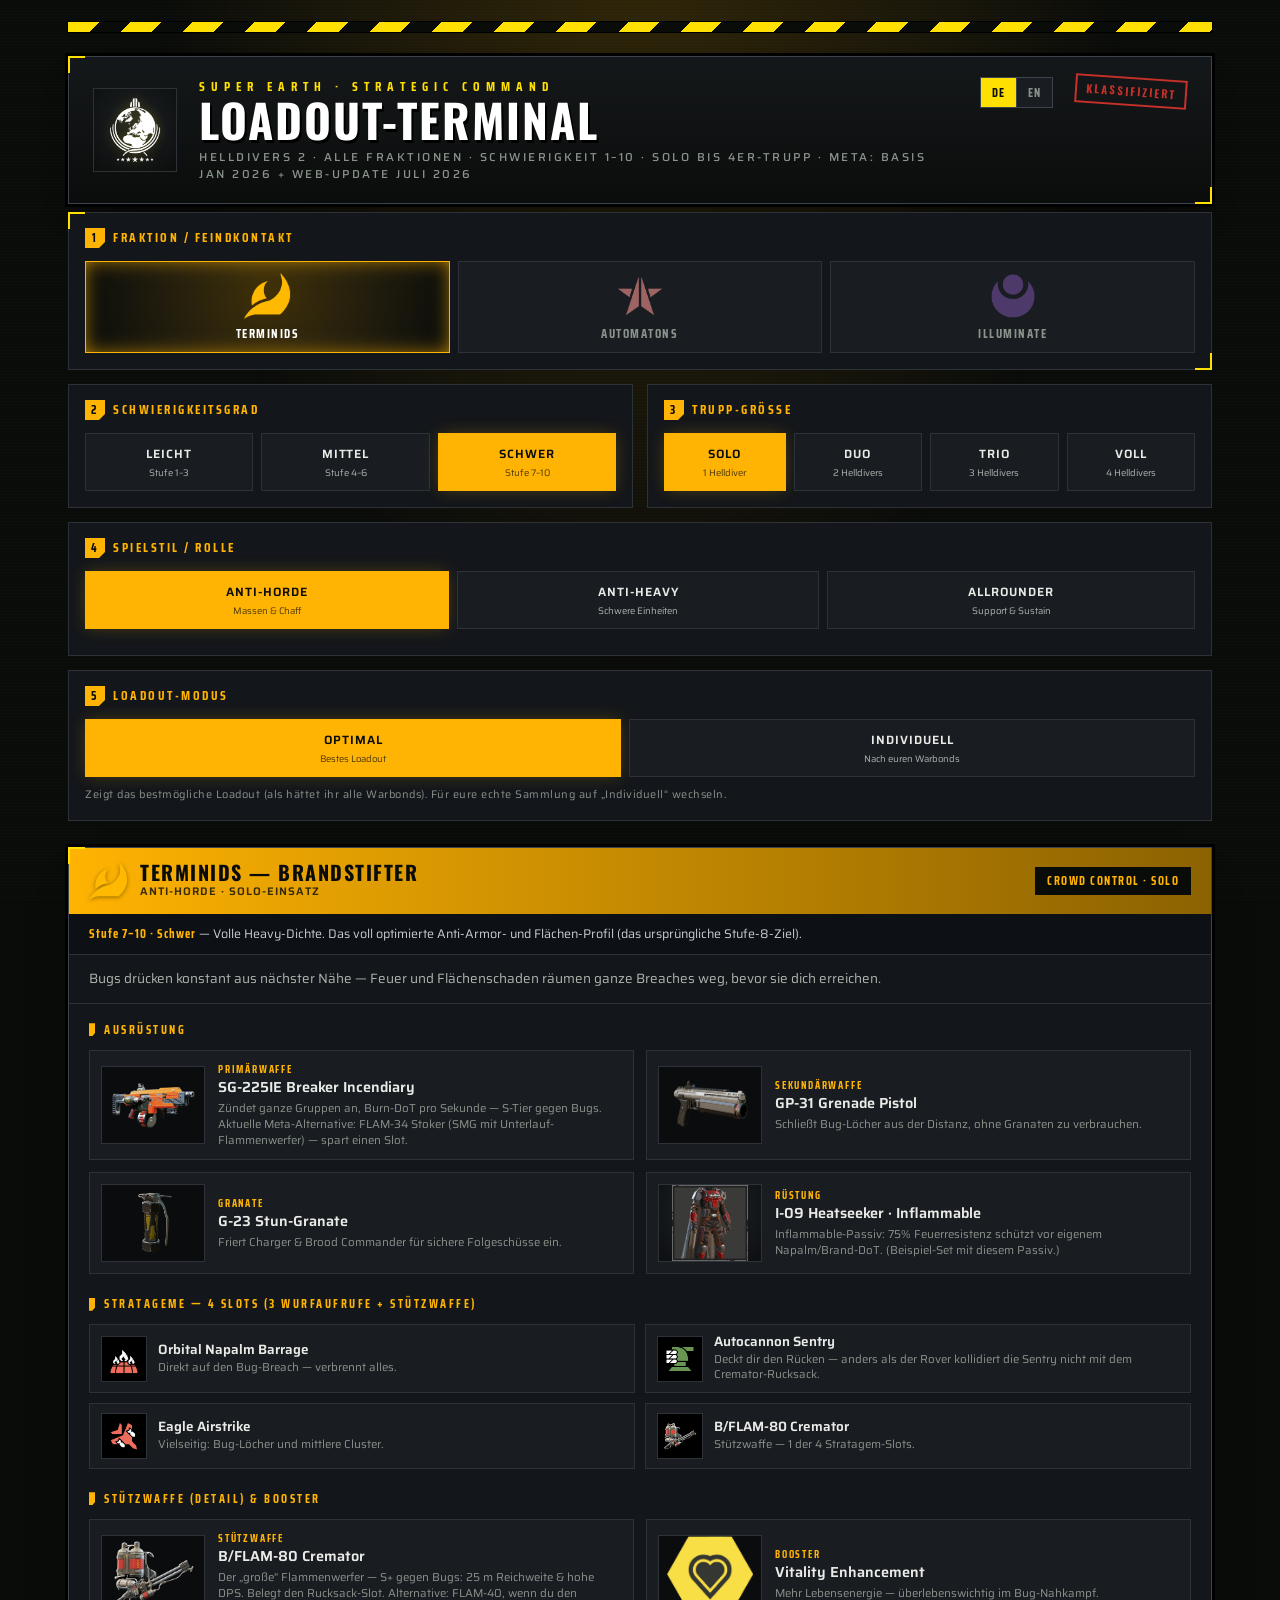
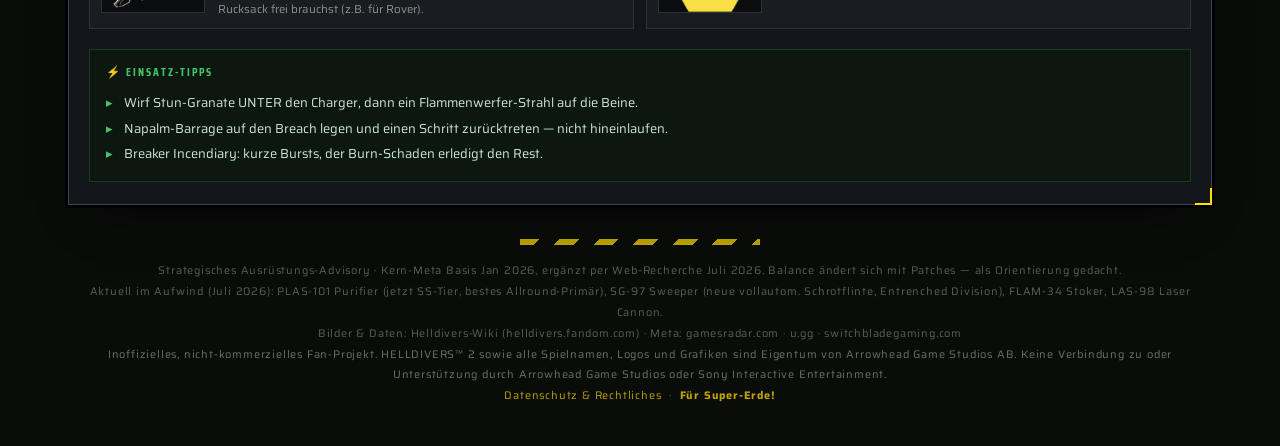
<file: index.html>
<!DOCTYPE html>
<html lang="de">
<head>
<meta charset="UTF-8">
<meta http-equiv="refresh" content="0; url=helldivers2-loadout.html">
<title>SUPER EARTH · Loadout-Terminal — Helldivers 2</title>
<link rel="canonical" href="helldivers2-loadout.html">
<link rel="icon" href="assets/favicon.png">
</head>
<body style="background:#0a0c0a;color:#ffe000;font-family:sans-serif;text-align:center;padding-top:20vh">
  <p>Weiterleitung zum <a href="helldivers2-loadout.html" style="color:#ffe000">Loadout-Terminal</a> …</p>
</body>
</html>
</file>
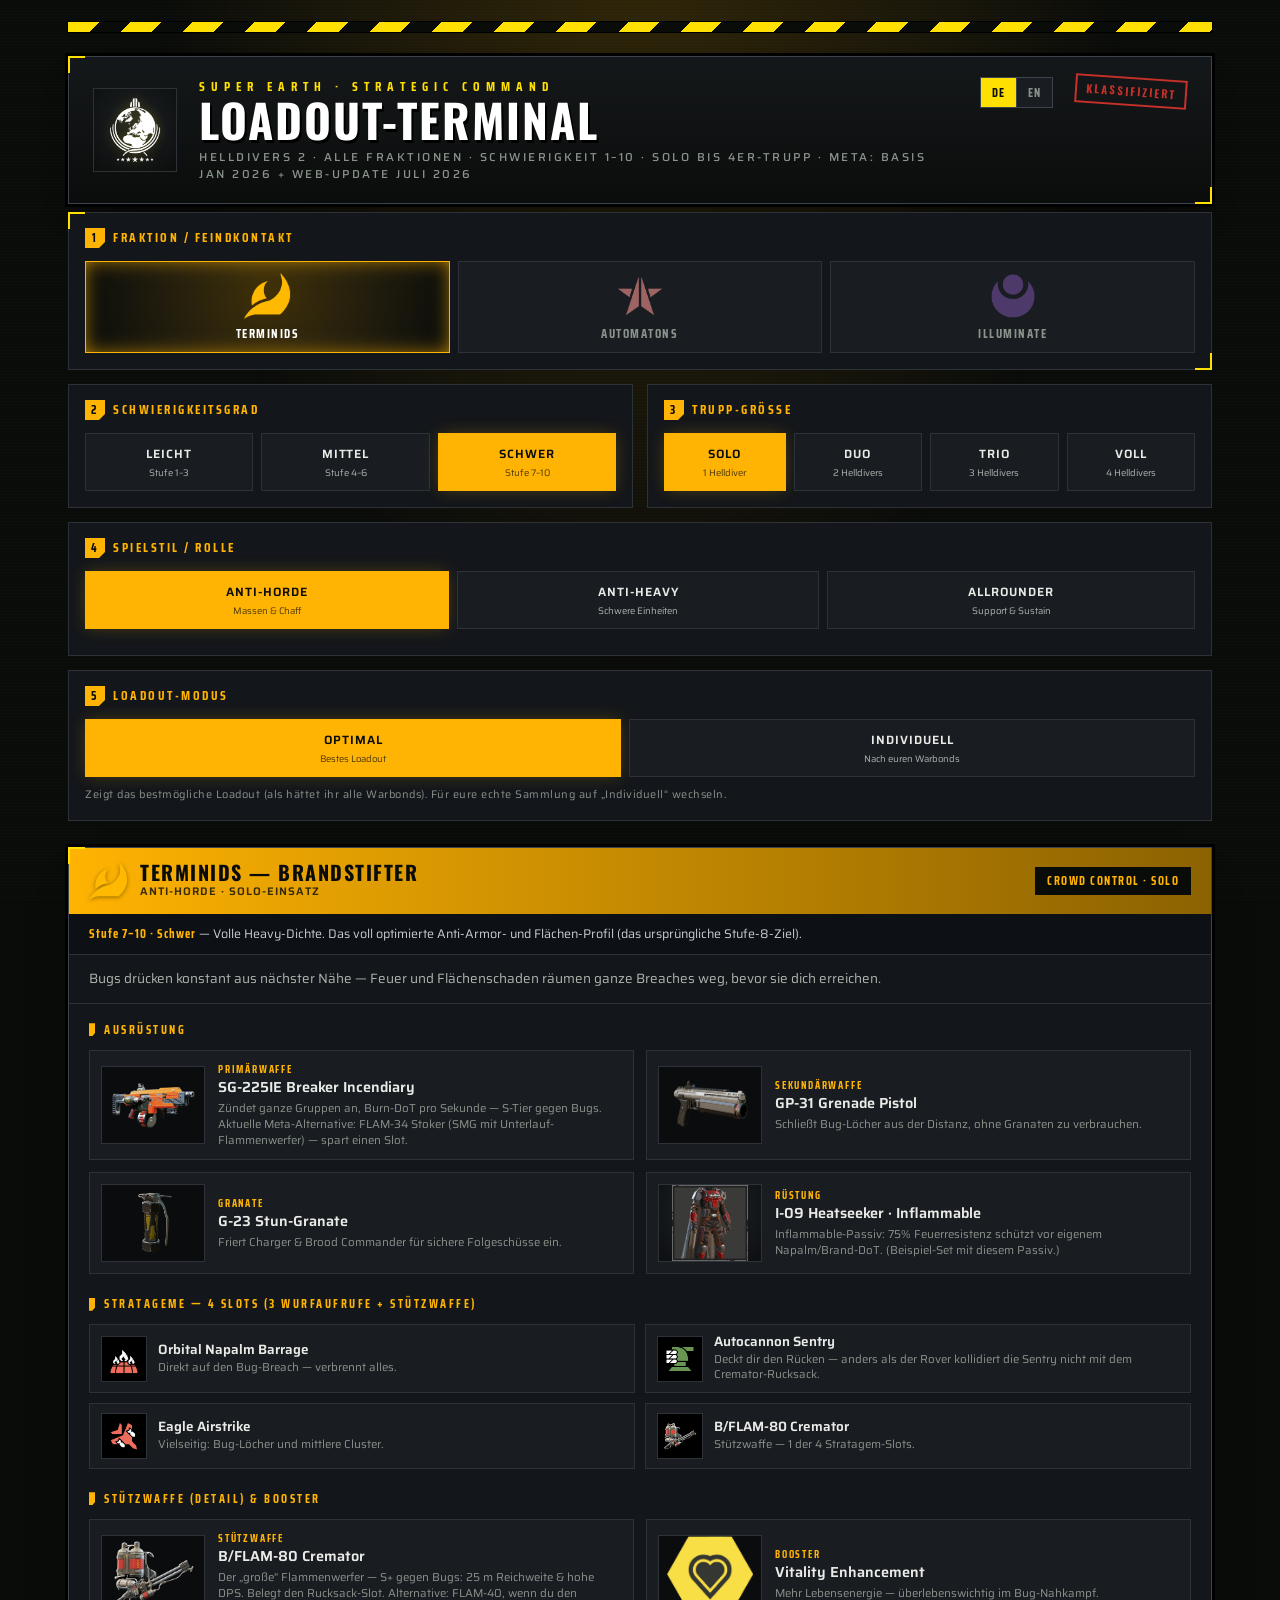
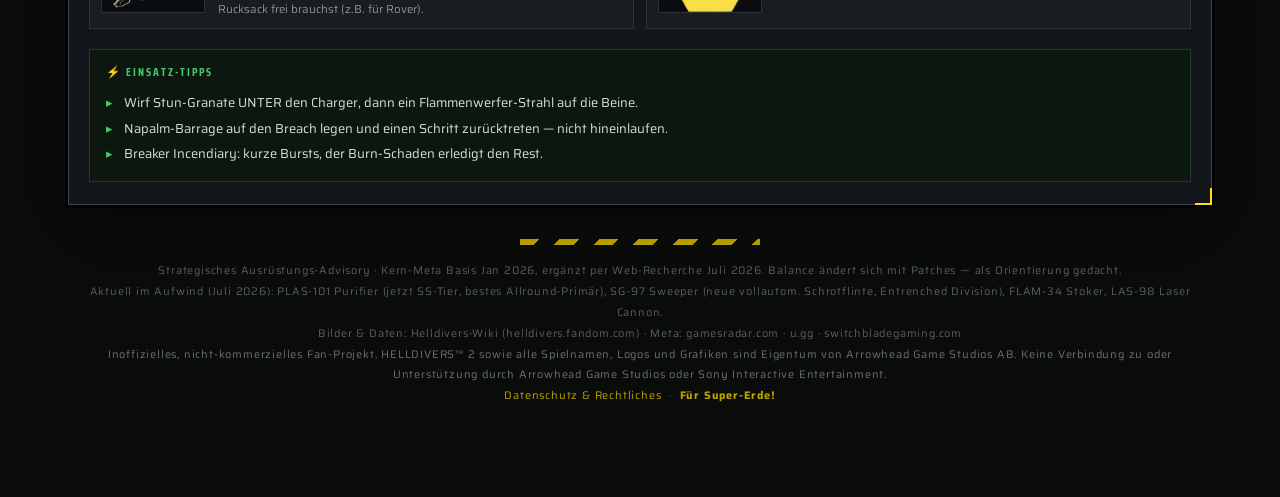
<file: helldivers2-loadout.html>
<!DOCTYPE html>
<html lang="de">
<head>
<meta charset="UTF-8">
<meta name="viewport" content="width=device-width, initial-scale=1.0">
<title>SUPER EARTH · Loadout-Terminal — Helldivers 2</title>
<meta name="description" content="Strategisches Ausrüstungs-Advisory für Helldivers 2 — optimale Loadouts für alle Fraktionen, alle Schwierigkeitsgrade, Solo bis 4er-Trupp.">
<!-- Open Graph (für hübsche Discord-/Link-Vorschau) -->
<meta property="og:title" content="SUPER EARTH · Loadout-Terminal — Helldivers 2">
<meta property="og:description" content="Optimale Loadouts für alle Fraktionen & Schwierigkeitsgrade. Solo bis 4er-Trupp-Aufstellung. Für die Demokratie. 🦅">
<meta property="og:type" content="website">
<meta property="og:image" content="assets/og-preview.png">
<meta property="og:image:width" content="1200">
<meta property="og:image:height" content="630">
<meta name="twitter:card" content="summary_large_image">
<meta name="twitter:title" content="SUPER EARTH · Loadout-Terminal — Helldivers 2">
<meta name="twitter:description" content="Optimale Loadouts für alle Fraktionen & Schwierigkeitsgrade. Solo bis 4er-Trupp. Für die Demokratie. 🦅">
<meta name="twitter:image" content="assets/og-preview.png">
<meta name="theme-color" content="#ffe000">
<link rel="icon" type="image/png" sizes="64x64" href="assets/favicon.png">
<link rel="icon" type="image/png" sizes="32x32" href="assets/favicon-32.png">
<link rel="apple-touch-icon" href="assets/favicon.png">
<!-- Schriften lokal eingebunden (kein Aufruf an Google-Server, DSGVO-freundlich) -->
<link rel="stylesheet" href="assets/fonts.css">
<style>
  :root{
    --hd-yellow:#ffe000;--hd-yellow-dim:#bda400;
    --bg:#0a0c0a;--panel:#13161a;--panel-2:#191d22;--panel-3:#1f242a;
    --line:#2c3238;--line-bright:#3c454d;--text:#e9ebe7;--muted:#8a938b;
    --red:#e8362e;--green:#46c46b;
    --acc:var(--hd-yellow);      /* Fraktions-Akzent, per JS gesetzt */
    --acc-glow:rgba(255,224,0,.30);
  }
  /* Fraktions-Akzentfarben */
  body[data-faction="terminids"] {--acc:#ffb302;--acc-glow:rgba(255,179,2,.28)}
  body[data-faction="automatons"]{--acc:#ff5a52;--acc-glow:rgba(232,54,46,.32)}
  body[data-faction="illuminate"]{--acc:#9b6df0;--acc-glow:rgba(120,80,235,.34)}

  *{box-sizing:border-box;margin:0;padding:0}
  html{scroll-behavior:smooth}
  body{
    font-family:"Saira","Segoe UI",sans-serif;
    background:var(--bg);color:var(--text);line-height:1.5;min-height:100vh;
    position:relative;overflow-x:hidden;
  }
  /* Hazard-Streifen am Seitenrand + Scanlines-Atmosphäre */
  body::before{
    content:"";position:fixed;inset:0;pointer-events:none;z-index:0;
    background:
      repeating-linear-gradient(0deg,rgba(255,255,255,.018) 0 1px,transparent 1px 3px),
      radial-gradient(ellipse at 50% -10%,var(--acc-glow),transparent 55%);
    opacity:.6;transition:background .35s;
  }
  .wrap{max-width:1180px;margin:0 auto;padding:22px 18px 90px;position:relative;z-index:1}

  /* ====== Eckklammer-Rahmen (HUD-Motiv) ====== */
  .frame{position:relative}
  .frame::before,.frame::after{content:"";position:absolute;width:15px;height:15px;pointer-events:none}
  .frame::before{top:-1px;left:-1px;border-top:2px solid var(--hd-yellow);border-left:2px solid var(--hd-yellow)}
  .frame::after{bottom:-1px;right:-1px;border-bottom:2px solid var(--hd-yellow);border-right:2px solid var(--hd-yellow)}

  /* ====== Kopfzeile / Kommando-Leiste ====== */
  header{
    border:1px solid var(--line-bright);background:linear-gradient(180deg,#15181a,#0b0d0c);
    padding:20px 24px;margin-bottom:8px;display:flex;align-items:center;gap:22px;
    box-shadow:0 0 0 3px #000,0 18px 40px -22px #000;
  }
  .hazard{height:10px;margin-bottom:24px;
    background:repeating-linear-gradient(135deg,var(--hd-yellow) 0 22px,#0a0c0a 22px 44px);
    box-shadow:0 0 0 1px #000;}
  .crest{flex:0 0 84px;width:84px;height:84px;display:flex;align-items:center;justify-content:center;
    border:1px solid var(--line);background:radial-gradient(circle at 50% 40%,#1c2024,#0c0e0d);position:relative}
  .crest img{width:64px;height:64px;object-fit:contain;filter:drop-shadow(0 0 6px rgba(255,224,0,.25))}
  .titles{flex:1 1 auto;min-width:0}
  .kicker{font-family:"Saira Condensed";font-weight:700;letter-spacing:6px;font-size:13px;color:var(--hd-yellow);text-transform:uppercase}
  h1{font-family:"Oswald";font-weight:700;font-size:clamp(26px,4.6vw,46px);line-height:.98;
    letter-spacing:2px;text-transform:uppercase;color:#fff;text-shadow:2px 3px 0 #000}
  .sub{color:var(--muted);letter-spacing:2.5px;text-transform:uppercase;font-size:11.5px;margin-top:7px;font-weight:500}
  .stamp{flex:0 0 auto;align-self:flex-start;border:2px solid var(--red);color:var(--red);
    font-family:"Oswald";font-weight:600;letter-spacing:2px;font-size:11px;padding:4px 9px;
    text-transform:uppercase;transform:rotate(4deg);opacity:.85}
  @media(max-width:600px){.crest{display:none}.stamp{display:none}}

  /* ====== Steuer-Deck ====== */
  .controls{display:grid;grid-template-columns:repeat(2,1fr);gap:14px;margin-bottom:26px}
  @media(max-width:760px){.controls{grid-template-columns:1fr}}
  .group{background:var(--panel);border:1px solid var(--line);padding:15px 16px 16px}
  .group h2{font-family:"Saira Condensed";font-weight:700;font-size:13px;letter-spacing:2.5px;
    text-transform:uppercase;color:var(--acc);margin-bottom:13px;display:flex;align-items:center;gap:8px}
  .group h2 .num{display:inline-flex;width:20px;height:20px;align-items:center;justify-content:center;
    background:var(--acc);color:#0a0c0a;font-size:12px;font-weight:700;clip-path:polygon(0 0,100% 0,100% 70%,70% 100%,0 100%)}
  .group.muted{opacity:.5}
  .group .hint{font-size:11px;color:var(--muted);margin-top:10px;letter-spacing:.5px}

  .opts{display:flex;flex-wrap:wrap;gap:8px}
  .opt{
    flex:1 1 auto;min-width:80px;border:1px solid var(--line);background:var(--panel-2);color:var(--text);
    padding:10px 9px;cursor:pointer;text-transform:uppercase;letter-spacing:1px;font-size:12px;font-weight:600;
    font-family:"Saira";transition:all .13s;text-align:center;position:relative;
  }
  .opt:hover{border-color:var(--acc);background:var(--panel-3)}
  .opt.active{background:var(--acc);color:#0a0c0a;border-color:var(--acc);box-shadow:0 0 16px -2px var(--acc-glow)}
  .opt small{display:block;font-weight:400;font-size:9.5px;opacity:.72;letter-spacing:0;text-transform:none;margin-top:2px}

  /* Fraktions-Kacheln */
  .fac-opts{display:grid;grid-template-columns:repeat(3,1fr);gap:8px}
  .fac{border:1px solid var(--line);background:var(--panel-2);cursor:pointer;padding:12px 6px 9px;
    text-align:center;transition:all .14s;position:relative;overflow:hidden}
  .fac img{width:44px;height:44px;object-fit:contain;display:block;margin:0 auto 6px;
    filter:grayscale(.55) brightness(.85);transition:filter .15s,transform .15s}
  .fac .fl{font-family:"Saira Condensed";font-weight:700;font-size:12.5px;letter-spacing:1.5px;text-transform:uppercase;color:var(--muted)}
  .fac:hover img{filter:none;transform:scale(1.05)}
  .fac:hover .fl{color:var(--text)}
  .fac.active{border-color:var(--fac-c);background:radial-gradient(circle at 50% 30%,color-mix(in srgb,var(--fac-c) 22%,#0a0c0a),#0a0c0a)}
  .fac.active img{filter:none;transform:scale(1.05)}
  .fac.active .fl{color:#fff}
  .fac.active::after{content:"";position:absolute;inset:0;box-shadow:inset 0 0 22px -6px var(--fac-c);pointer-events:none}
  .fac[data-val="terminids"]{--fac-c:#ffb302}
  .fac[data-val="automatons"]{--fac-c:#ff5a52}
  .fac[data-val="illuminate"]{--fac-c:#9b6df0}

  /* ====== Ergebnis ====== */
  .result{border:1px solid var(--line-bright);background:var(--panel);box-shadow:0 0 0 3px #000,0 24px 50px -30px #000}
  .result-head{background:linear-gradient(90deg,var(--acc),color-mix(in srgb,var(--acc) 55%,#000));
    color:#0a0c0a;padding:14px 20px;display:flex;justify-content:space-between;align-items:center;flex-wrap:wrap;gap:8px}
  .result-head .rh-l{display:flex;align-items:center;gap:13px}
  .result-head .rh-em{width:38px;height:38px;object-fit:contain;filter:drop-shadow(0 1px 2px rgba(0,0,0,.4))}
  .result-head h3{font-family:"Oswald";font-weight:700;font-size:20px;letter-spacing:1.5px;text-transform:uppercase;line-height:1}
  .result-head .rh-sub{font-size:11px;font-weight:600;letter-spacing:1px;text-transform:uppercase;opacity:.8;margin-top:2px}
  .result-head .tag{font-family:"Saira Condensed";font-size:12px;background:#0a0c0a;color:var(--acc);padding:5px 12px;letter-spacing:1.5px;text-transform:uppercase;font-weight:700}

  .band-banner{padding:11px 20px;background:#0d1116;color:#c6cdd4;font-size:12.5px;border-bottom:1px solid var(--line);line-height:1.4}
  .band-banner b{color:var(--acc);letter-spacing:1px;font-family:"Saira Condensed"}
  .blurb{padding:14px 20px;color:#aeb4ad;border-bottom:1px solid var(--line);font-size:13.5px}

  .section-lbl{font-family:"Saira Condensed";font-weight:700;font-size:12px;letter-spacing:2.5px;text-transform:uppercase;
    color:var(--acc);padding:17px 20px 7px;display:flex;align-items:center;gap:9px}
  .section-lbl::before{content:"";width:6px;height:13px;background:var(--acc);clip-path:polygon(0 0,100% 0,100% 75%,55% 100%,0 100%)}

  .grid{padding:4px 20px;display:grid;grid-template-columns:1fr 1fr;gap:12px}
  @media(max-width:680px){.grid{grid-template-columns:1fr}}
  .card{display:flex;gap:13px;background:var(--panel-2);border:1px solid var(--line);padding:11px;align-items:center}
  .card:hover{border-color:var(--line-bright)}
  .thumb{width:104px;height:78px;flex:0 0 104px;background:#0a0c0d;border:1px solid var(--line);
    display:flex;align-items:center;justify-content:center;overflow:hidden;position:relative}
  .thumb img{max-width:100%;max-height:100%;object-fit:contain;display:block}
  .thumb.armory{background:radial-gradient(circle at 50% 35%,#22262b,#0c0e10)}
  .thumb.noimg{color:var(--muted);font-size:24px}
  .card .lbl{font-family:"Saira Condensed";font-weight:700;font-size:10.5px;letter-spacing:1.8px;text-transform:uppercase;color:var(--acc)}
  .card .val{font-size:14.5px;font-weight:600;margin-top:1px;line-height:1.2}
  .card .why{font-size:11.5px;color:var(--muted);margin-top:4px;line-height:1.4}

  .strats{padding:4px 20px;display:grid;grid-template-columns:repeat(2,1fr);gap:10px}
  @media(max-width:680px){.strats{grid-template-columns:1fr}}
  .strat{display:flex;gap:11px;background:var(--panel-2);border:1px solid var(--line);padding:9px 11px;align-items:center}
  .strat .sico{width:46px;height:46px;flex:0 0 46px;background:#000;border:1px solid var(--line);display:flex;align-items:center;justify-content:center}
  .strat .sico img{width:36px;height:36px;object-fit:contain;filter:brightness(1.12)}
  .strat .sico.noimg{color:var(--acc);font-size:20px}
  .strat .n{font-weight:600;font-size:13.5px;line-height:1.15}
  .strat .d{font-size:11.5px;color:var(--muted);margin-top:2px;line-height:1.35}

  .tips{margin:16px 20px 22px;background:#0c1710;border:1px solid #1d3a26;padding:14px 16px}
  .tips .lbl{font-family:"Saira Condensed";font-weight:700;font-size:11.5px;letter-spacing:2px;text-transform:uppercase;color:var(--green);margin-bottom:9px}
  .tips ul{list-style:none}
  .tips li{font-size:13px;padding:3px 0 3px 18px;position:relative;color:#cfe6d4}
  .tips li::before{content:"▸";position:absolute;left:0;color:var(--green)}

  /* ====== Squad-Aufstellung ====== */
  .squad-intro{padding:14px 20px;border-bottom:1px solid var(--line);color:#aeb4ad;font-size:13px}
  .roster{padding:14px 20px 6px;display:grid;gap:13px;grid-template-columns:repeat(auto-fit,minmax(255px,1fr))}
  .pcard{border:1px solid var(--line);background:var(--panel-2);display:flex;flex-direction:column}
  .pcard-head{display:flex;align-items:center;gap:10px;padding:10px 12px;background:#0d1116;border-bottom:2px solid var(--role-c,var(--acc))}
  .pcard-head .pn{font-family:"Oswald";font-weight:700;font-size:13px;letter-spacing:1px;color:#fff;text-transform:uppercase}
  .pcard-head .role{margin-left:auto;font-family:"Saira Condensed";font-weight:700;font-size:11px;letter-spacing:1.5px;
    text-transform:uppercase;color:#0a0c0a;background:var(--role-c,var(--acc));padding:3px 8px}
  .pcard-head .pidx{width:24px;height:24px;flex:0 0 24px;display:flex;align-items:center;justify-content:center;
    border:1px solid var(--role-c,var(--acc));color:var(--role-c,var(--acc));font-family:"Oswald";font-weight:700;font-size:13px}
  .pcard-name{padding:9px 12px 4px;font-family:"Saira Condensed";font-weight:700;font-size:15px;letter-spacing:.5px;color:var(--acc);text-transform:uppercase}
  .ploadout{padding:6px 12px 12px;display:flex;flex-direction:column;gap:7px}
  .prow{display:flex;align-items:center;gap:9px}
  .prow .pic{width:42px;height:32px;flex:0 0 42px;background:#0a0c0d;border:1px solid var(--line);display:flex;align-items:center;justify-content:center;overflow:hidden}
  .prow .pic.armory{background:radial-gradient(circle at 50% 35%,#22262b,#0c0e10)}
  .prow .pic img{max-width:100%;max-height:100%;object-fit:contain}
  .prow .pl{font-family:"Saira Condensed";font-weight:700;font-size:9px;letter-spacing:1.3px;text-transform:uppercase;color:var(--muted);line-height:1}
  .prow .pv{font-size:12.5px;font-weight:600;line-height:1.15;margin-top:1px}
  .pslist{display:flex;flex-direction:column;gap:5px;margin-top:2px}
  .psrow{display:flex;align-items:center;gap:8px}
  .psrow .psi{width:28px;height:28px;flex:0 0 28px;background:#000;border:1px solid var(--line);display:flex;align-items:center;justify-content:center}
  .psrow .psi img{width:21px;height:21px;object-fit:contain;filter:brightness(1.12)}
  .psrow .psi.noimg{color:var(--acc);font-size:14px}
  .psrow.sup .psi{border-color:var(--acc);box-shadow:inset 0 0 0 1px var(--acc)}
  .psrow .psn{font-size:11.5px;line-height:1.2;color:var(--text)}
  .psrow .psn span{color:var(--acc);font-weight:600;font-size:10px;letter-spacing:.5px}
  /* Warbond-Filter */
  .wbbox{margin:0 20px 6px}
  .wbrow{display:flex;flex-wrap:wrap;align-items:center;gap:6px}
  .wblbl{font-family:"Saira Condensed";font-weight:700;font-size:10px;letter-spacing:1.5px;text-transform:uppercase;color:var(--muted);margin-right:2px}
  .wbnone{font-size:11px;color:var(--green)}
  .wbchip{font-family:"Saira";font-size:10.5px;font-weight:600;letter-spacing:.3px;color:var(--text);
    background:var(--panel-2);border:1px solid var(--line);padding:3px 8px;cursor:pointer;transition:all .12s;line-height:1.3}
  .wbchip b{color:var(--acc);font-weight:700;margin-left:2px}
  .wbchip:hover{border-color:var(--acc)}
  .wbchip.off{opacity:.5;text-decoration:line-through;border-style:dashed}
  .wbchip.off b{color:var(--muted)}
  .wbhint{font-size:10.5px;color:var(--muted);margin-top:6px;line-height:1.4}
  /* Squad-Karte: kompaktere Chips */
  .pcard .wbrow{padding:0 12px 2px}
  .pcard .wblbl{display:none}
  .pcard .wbchip{font-size:9.5px;padding:2px 6px}
  .altbadge{font-family:"Saira Condensed";font-weight:700;font-size:8.5px;letter-spacing:1px;text-transform:uppercase;
    color:#0a0c0a;background:var(--hd-yellow-dim);padding:1px 5px;vertical-align:middle;border-radius:2px}
  .role-tag-row{display:flex;gap:6px;flex-wrap:wrap;padding:2px 0 0}
  /* Sprach-Umschalter */
  .lang-switch{display:flex;align-self:flex-start;border:1px solid var(--line-bright);flex:0 0 auto}
  .langbtn{font-family:"Saira Condensed";font-weight:700;font-size:12px;letter-spacing:1px;padding:5px 11px;
    background:var(--panel-2);color:var(--muted);border:none;cursor:pointer;transition:all .12s}
  .langbtn+.langbtn{border-left:1px solid var(--line-bright)}
  .langbtn.active{background:var(--hd-yellow);color:#0a0c0a}
  .langbtn:hover:not(.active){color:var(--text)}

  footer{margin-top:34px;text-align:center;color:#596059;font-size:11px;letter-spacing:.8px;line-height:1.9}
  footer a{color:var(--hd-yellow-dim);text-decoration:none}
  footer a:hover{color:var(--hd-yellow)}
  footer .fhz{height:6px;margin:0 auto 16px;max-width:240px;
    background:repeating-linear-gradient(135deg,var(--hd-yellow-dim) 0 14px,transparent 14px 28px)}
</style>
</head>
<body data-faction="terminids">
<div class="wrap">
  <div class="hazard"></div>

  <header class="frame">
    <div class="crest"><img src="assets/super_earth.png" alt="Super Earth"></div>
    <div class="titles">
      <div class="kicker">Super Earth · Strategic Command</div>
      <h1><span class="t" data-de="Loadout-Terminal" data-en="Loadout Terminal"></span></h1>
      <div class="sub"><span class="t" data-de="Helldivers 2 · Alle Fraktionen · Schwierigkeit 1–10 · Solo bis 4er-Trupp · Meta: Basis Jan 2026 + Web-Update Juli 2026" data-en="Helldivers 2 · All factions · Difficulty 1–10 · Solo to 4-player squad · Meta: base Jan 2026 + web update July 2026"></span></div>
    </div>
    <div class="lang-switch">
      <button class="langbtn active" data-lang="de">DE</button>
      <button class="langbtn" data-lang="en">EN</button>
    </div>
    <div class="stamp"><span class="t" data-de="Klassifiziert" data-en="Classified"></span></div>
  </header>

  <div class="controls">
    <div class="group frame" style="grid-column:1/-1">
      <h2><span class="num">1</span> <span class="t" data-de="Fraktion / Feindkontakt" data-en="Faction / Contact"></span></h2>
      <div class="fac-opts" id="faction-opts"><!-- dynamisch --></div>
    </div>
    <div class="group">
      <h2><span class="num">2</span> <span class="t" data-de="Schwierigkeitsgrad" data-en="Difficulty"></span></h2>
      <div class="opts" id="band-opts">
        <button class="opt" data-val="leicht"><span class="t" data-de="Leicht" data-en="Easy"></span><small class="t" data-de="Stufe 1–3" data-en="Level 1–3"></small></button>
        <button class="opt" data-val="mittel"><span class="t" data-de="Mittel" data-en="Medium"></span><small class="t" data-de="Stufe 4–6" data-en="Level 4–6"></small></button>
        <button class="opt active" data-val="schwer"><span class="t" data-de="Schwer" data-en="Hard"></span><small class="t" data-de="Stufe 7–10" data-en="Level 7–10"></small></button>
      </div>
    </div>
    <div class="group">
      <h2><span class="num">3</span> <span class="t" data-de="Trupp-Größe" data-en="Squad Size"></span></h2>
      <div class="opts" id="team-opts">
        <button class="opt active" data-val="solo"><span class="t" data-de="Solo" data-en="Solo"></span><small class="t" data-de="1 Helldiver" data-en="1 Helldiver"></small></button>
        <button class="opt" data-val="2"><span class="t" data-de="Duo" data-en="Duo"></span><small class="t" data-de="2 Helldivers" data-en="2 Helldivers"></small></button>
        <button class="opt" data-val="3"><span class="t" data-de="Trio" data-en="Trio"></span><small class="t" data-de="3 Helldivers" data-en="3 Helldivers"></small></button>
        <button class="opt" data-val="4"><span class="t" data-de="Voll" data-en="Full"></span><small class="t" data-de="4 Helldivers" data-en="4 Helldivers"></small></button>
      </div>
    </div>
    <div class="group" id="style-group" style="grid-column:1/-1">
      <h2><span class="num">4</span> <span class="t" data-de="Spielstil / Rolle" data-en="Playstyle / Role"></span> <span id="style-mode" style="font-family:Saira;font-weight:500;letter-spacing:1px;font-size:10px;color:var(--muted)"></span></h2>
      <div class="opts" id="style-opts">
        <button class="opt active" data-val="horde"><span class="t" data-de="Anti-Horde" data-en="Anti-Horde"></span><small class="t" data-de="Massen &amp; Chaff" data-en="Masses &amp; Chaff"></small></button>
        <button class="opt" data-val="heavy"><span class="t" data-de="Anti-Heavy" data-en="Anti-Heavy"></span><small class="t" data-de="Schwere Einheiten" data-en="Heavy units"></small></button>
        <button class="opt" data-val="support"><span class="t" data-de="Allrounder" data-en="All-Rounder"></span><small class="t" data-de="Support &amp; Sustain" data-en="Support &amp; Sustain"></small></button>
      </div>
      <div class="hint" id="style-hint"></div>
    </div>
    <div class="group" style="grid-column:1/-1">
      <h2><span class="num">5</span> <span class="t" data-de="Loadout-Modus" data-en="Loadout mode"></span></h2>
      <div class="opts" id="mode-opts">
        <button class="opt active" data-val="optimal"><span class="t" data-de="Optimal" data-en="Optimal"></span><small class="t" data-de="Bestes Loadout" data-en="Best loadout"></small></button>
        <button class="opt" data-val="individuell"><span class="t" data-de="Individuell" data-en="Individual"></span><small class="t" data-de="Nach euren Warbonds" data-en="By your warbonds"></small></button>
      </div>
      <div class="hint" id="mode-hint"></div>
    </div>
  </div>

  <div class="result frame" id="result"></div>

  <footer>
    <div class="fhz"></div>
    <span class="t" data-de="Strategisches Ausrüstungs-Advisory · Kern-Meta Basis Jan 2026, ergänzt per Web-Recherche Juli 2026. Balance ändert sich mit Patches — als Orientierung gedacht." data-en="Strategic equipment advisory · core meta base Jan 2026, supplemented via web research July 2026. Balance shifts with patches — meant as guidance."></span><br>
    <span class="t" data-de="Aktuell im Aufwind (Juli 2026): PLAS-101 Purifier (jetzt SS-Tier, bestes Allround-Primär), SG-97 Sweeper (neue vollautom. Schrotflinte, Entrenched Division), FLAM-34 Stoker, LAS-98 Laser Cannon." data-en="Currently rising (July 2026): PLAS-101 Purifier (now SS-tier, best all-round primary), SG-97 Sweeper (new full-auto shotgun, Entrenched Division), FLAM-34 Stoker, LAS-98 Laser Cannon."></span><br>
    <span class="t" data-de="Bilder &amp; Daten: Helldivers-Wiki (helldivers.fandom.com) · Meta: gamesradar.com · u.gg · switchbladegaming.com" data-en="Images &amp; data: Helldivers Wiki (helldivers.fandom.com) · Meta: gamesradar.com · u.gg · switchbladegaming.com"></span><br>
    <span style="color:#6b726b" class="t" data-de="Inoffizielles, nicht-kommerzielles Fan-Projekt. HELLDIVERS™ 2 sowie alle Spielnamen, Logos und Grafiken sind Eigentum von Arrowhead Game Studios AB. Keine Verbindung zu oder Unterstützung durch Arrowhead Game Studios oder Sony Interactive Entertainment." data-en="Unofficial, non-commercial fan project. HELLDIVERS™ 2 and all game names, logos and graphics are property of Arrowhead Game Studios AB. Not affiliated with or endorsed by Arrowhead Game Studios or Sony Interactive Entertainment."></span><br>
    <a href="impressum.html"><span class="t" data-de="Datenschutz &amp; Rechtliches" data-en="Privacy &amp; Legal"></span></a> &nbsp;·&nbsp; <b style="color:var(--hd-yellow-dim)"><span class="t" data-de="Für Super-Erde!" data-en="For Super Earth!"></span></b>
  </footer>
</div>

<script>
// ============ DATEN ============
// FACTIONS[<key>] = { label, emblem, color, builds:{ horde, heavy, support } }
// Jeder Build: name, tag, blurb, primary/secondary/grenade/armor/support/booster {val,img,why},
//              strats[3] {img,n,d}, soloReplace (Index 0-2), soloStrat {img,n,d}, tips[]
const FACTIONS = {
  terminids: {
    label:"Terminids", emblem:"emblem_terminids.png",
    builds:{
      horde:{
        name:"Brandstifter", tag:"Crowd Control",
        blurb:"Bugs drücken konstant aus nächster Nähe — Feuer und Flächenschaden räumen ganze Breaches weg, bevor sie dich erreichen.",
        primary:{val:"SG-225IE Breaker Incendiary", img:"breaker_incendiary.webp", why:"Zündet ganze Gruppen an, Burn-DoT pro Sekunde — S-Tier gegen Bugs. Aktuelle Meta-Alternative: FLAM-34 Stoker (SMG mit Unterlauf-Flammenwerfer) — spart einen Slot."},
        secondary:{val:"GP-31 Grenade Pistol", img:"grenade_pistol.png", why:"Schließt Bug-Löcher aus der Distanz, ohne Granaten zu verbrauchen."},
        grenade:{val:"G-23 Stun-Granate", img:"stun_grenade.png", why:"Friert Charger & Brood Commander für sichere Folgeschüsse ein."},
        armor:{val:"I-09 Heatseeker · Inflammable", img:"armor_inflammable.png", why:"Inflammable-Passiv: 75% Feuerresistenz schützt vor eigenem Napalm/Brand-DoT. (Beispiel-Set mit diesem Passiv.)"},
        support:{val:"B/FLAM-80 Cremator", img:"cremator.png", why:"Der „große“ Flammenwerfer — S+ gegen Bugs: 25 m Reichweite & hohe DPS. Belegt den Rucksack-Slot. Alternative: FLAM-40, wenn du den Rucksack frei brauchst (z.B. für Rover)."},
        booster:{val:"Vitality Enhancement", img:"booster_vitality.png", why:"Mehr Lebensenergie — überlebenswichtig im Bug-Nahkampf."},
        strats:[
          {img:"orbital_napalm.png", n:"Orbital Napalm Barrage", d:"Direkt auf den Bug-Breach — verbrennt alles."},
          {img:"orbital_gas.png", n:"Orbital Gas Strike", d:"Betäubt & ätzt ganze Gruppen, kurzer Cooldown."},
          {img:"eagle_airstrike.png", n:"Eagle Airstrike", d:"Vielseitig: Bug-Löcher und mittlere Cluster."},
        ],
        soloReplace:1,
        soloStrat:{img:"autocannon_sentry.png", n:"Autocannon Sentry", d:"Deckt dir den Rücken — anders als der Rover kollidiert die Sentry nicht mit dem Cremator-Rucksack."},
        tips:[
          "Wirf Stun-Granate UNTER den Charger, dann ein Flammenwerfer-Strahl auf die Beine.",
          "Napalm-Barrage auf den Breach legen und einen Schritt zurücktreten — nicht hineinlaufen.",
          "Breaker Incendiary: kurze Bursts, der Burn-Schaden erledigt den Rest."
        ]
      },
      heavy:{
        name:"Panzerbrecher", tag:"Anti-Heavy",
        blurb:"Auf hohen Stufen spawnen Charger und Bile Titans im Rudel. Dieses Loadout dreht sich komplett um zuverlässige Schwerpanzer-Kills.",
        primary:{val:"SG-451 Cookout", img:"cookout.png", why:"Hoher Stagger + Feuer stoppt Stalker und räumt Hunter."},
        secondary:{val:"P-4 Senator", img:"senator.png", why:"Medium-Durchschlag, killt Bug-Warriors und Spewer zuverlässig."},
        grenade:{val:"G-23 Stun-Granate", img:"stun_grenade.png", why:"Charger fixieren → Headshot mit der Recoilless."},
        armor:{val:"FS-23 Battle Master · Fortified", img:"armor_fortified.png", why:"Fortified-Passiv: 50% Explosionsresistenz + weniger Rückstoß gegen Charger-Stöße. (Beispiel-Set; Engineering Kit ist die Alternative.)"},
        support:{val:"GR-8 Recoilless Rifle", img:"recoilless.png", why:"One-Shot auf Charger-Kopf, Headshots auf Bile Titans."},
        booster:{val:"Stamina Enhancement", img:"booster_stamina.png", why:"Mehr Ausdauer, um Chargern auszuweichen."},
        strats:[
          {img:"eagle_500kg.png", n:"Eagle 500kg Bomb", d:"Der Go-To gegen Bile Titans."},
          {img:"orbital_railcannon.png", n:"Orbital Railcannon Strike", d:"Auto-Target auf das größte Ziel — perfekt bei mehreren Titans."},
          {img:"eagle_airstrike.png", n:"Eagle Airstrike", d:"Schließt Bug-Löcher und killt Charger-Gruppen."},
        ],
        soloReplace:1,
        soloStrat:{img:"autocannon_sentry.png", n:"Autocannon Sentry", d:"Bearbeitet mittlere Bugs, während du dich auf Heavies fokussierst."},
        tips:[
          "Recoilless: auf den GLÜHENDEN Bauch des Bile Titan zielen, nicht auf den Panzer.",
          "Stun-Granate → Charger steht → Recoilless-Schuss in den Kopf = sofort tot.",
          "500kg punktgenau unter den Titan werfen; der Blast-Radius ist kleiner als er aussieht.",
          "Railcannon für Reserve-Notfälle aufheben (langer Cooldown)."
        ]
      },
      support:{
        name:"Allrounder", tag:"Sustain & Support",
        blurb:"Ausgewogenes Loadout, das alles mittel-gut kann: Dauerfeuer gegen Massen, etwas Anti-Armor und endlose Munition.",
        primary:{val:"LAS-16 Sickle", img:"sickle.png", why:"Quasi unendlich Munition gegen Trash-Mobs, kein Nachladen unter Druck."},
        secondary:{val:"GP-31 Grenade Pistol", img:"grenade_pistol.png", why:"Schließt Bug-Löcher und killt Gruppen aus Distanz."},
        grenade:{val:"G-13 Incendiary Impact", img:"incendiary_impact.png", why:"Sofort-Brand-Fläche gegen anrückende Patrouillen."},
        armor:{val:"I-09 Heatseeker · Inflammable", img:"armor_inflammable.png", why:"Inflammable-Passiv: solide Verteidigung + 75% Feuerresistenz. (Beispiel-Set mit diesem Passiv.)"},
        support:{val:"MG-43 Machine Gun", img:"machine_gun.png", why:"Medium-Durchschlag, mäht Warriors & Spewer in Reihen. Aktuelle Meta-Alternative: LAS-98 Laser Cannon — Dauerstrahl (rucksackfrei), strippt sogar Charger-Panzerung."},
        booster:{val:"Hellpod Space Optimization", img:"booster_hellpod.png", why:"Volle Munition/Granaten direkt beim Respawn."},
        strats:[
          {img:"autocannon_sentry.png", n:"Autocannon Sentry", d:"Zuverlässige automatische Deckung gegen mittlere Bugs."},
          {img:"eagle_airstrike.png", n:"Eagle Airstrike", d:"Universal-Werkzeug für Löcher und Cluster."},
          {img:"orbital_gas.png", n:"Orbital Gas Strike", d:"Crowd Control mit kurzem Cooldown."},
        ],
        soloReplace:2,
        soloStrat:{img:"guard_dog_rover.png", n:"AX/AR-23 Guard Dog 'Rover'", d:"Hält dir kleine Bugs vom Leib, wenn niemand zudeckt."},
        tips:[
          "Sickle: kurze Feuerstöße, damit sie nicht überhitzt — abkühlen lassen statt durchballern.",
          "Machine Gun im Liegen abfeuern für deutlich bessere Kontrolle.",
          "Halte immer eine Eagle-Ladung für plötzliche Bug-Breaches bereit."
        ]
      }
    }
  },
  automatons: {
    label:"Automatons", emblem:"emblem_automatons.png",
    builds:{
      horde:{
        name:"Chaff-Schredder", tag:"Crowd Control",
        blurb:"Trooper- und Devastator-Massen kontert man mit Dauerfeuer: hohe Feuerrate, Stagger und Flächenschaden halten die Welle auf Distanz.",
        primary:{val:"LAS-16 Sickle", img:"sickle.png", why:"Hohe Feuerrate, kein Nachladen — ideal gegen endlose Trooper."},
        secondary:{val:"P-19 Redeemer", img:"redeemer.png", why:"Vollautomatische Pistole als Notfall-Burst gegen anrückendes Chaff."},
        grenade:{val:"G-16 Impact", img:"impact_grenade.png", why:"Sofort-Explosion ohne Zündverzögerung — killt Gruppen & kleine Fabrikatoren."},
        armor:{val:"DP-53 Savior of the Free · Democracy Protects", img:"armor_siege.png", why:"Democracy Protects: 50% Chance, tödlichen Schaden zu überleben — sehr stark gegen Bot-Oneshots (Raketen/Kanonen). (Super-Citizen-Edition-Set.)"},
        support:{val:"AC-8 Autocannon", img:"ac8_autocannon.png", why:"Staggert Devastators und knackt Medium-Armor. Belegt den Rucksack-Slot (Munitionsträger)."},
        booster:{val:"Vitality Enhancement", img:"booster_vitality.png", why:"Squad-weite Schadensreduktion gegen Bot-Beschuss."},
        strats:[
          {img:"eagle_airstrike.png", n:"Eagle Airstrike", d:"Allzweck-Schlag gegen Patrouillen, Devastator-Gruppen & Fabrikatoren."},
          {img:"orbital_gatling_barrage.png", n:"Orbital Gatling Barrage", d:"Streut über Trooper- und Berserker-Wellen, räumt Chaff in Masse."},
          {img:"eagle_cluster_bomb.png", n:"Eagle Cluster Bomb", d:"Löscht dicht gepackte leichte Bot-Wellen sofort aus."},
        ],
        soloReplace:2,
        soloStrat:{img:"autocannon_sentry.png", n:"Autocannon Sentry", d:"Autonome Chaff-Deckung ohne Rucksack — kollidiert (anders als der Rover) nicht mit dem Autocannon-Rucksack."},
        tips:[
          "Sickle-Hitze managen: kurze Feuerstöße statt Dauerfeuer, sonst Überhitzung mitten in der Welle.",
          "Autocannon-Geschosse staggern Devastators — auf Hüfte/Kopf zielen, um die Gruppe am Vorrücken zu hindern.",
          "Eagle Airstrike entlang der Anrückachse legen, nicht mittig — so erwischst du nachrückende Verstärkung."
        ]
      },
      heavy:{
        name:"Bot-Brecher", tag:"Anti-Heavy",
        blurb:"Reines Anti-Armor-Profil: Recoilless plus Thermite knacken Hulks, Tanks und Factory Striders, während die Orbitals die dicksten Ziele abräumen.",
        primary:{val:"JAR-5 Dominator", img:"dominator.png", why:"Hoher Stagger & Durchschlag — wirft Devastators um und killt Medium-Einheiten."},
        secondary:{val:"P-4 Senator", img:"senator.png", why:"Revolver mit Medium-Durchschlag für Devastator-Köpfe."},
        grenade:{val:"G-123 Thermite", img:"thermite.png", why:"Klebt an Hulks/Tanks und brennt sich durch Panzerung."},
        armor:{val:"FS-23 Battle Master · Fortified", img:"armor_fortified.png", why:"Fortified-Passiv: 50% Explosionsresistenz gegen Raketen-Devastators, weniger Rückstoß. (Beispiel-Set mit diesem Passiv.)"},
        support:{val:"GR-8 Recoilless Rifle", img:"recoilless.png", why:"One-Shot auf Hulk-Auge & Tank-Heck. Belegt den Rucksack-Slot (Munitionsträger)."},
        booster:{val:"Hellpod Space Optimization", img:"booster_hellpod.png", why:"Volle Munition direkt aus der Hellpod."},
        strats:[
          {img:"eagle_500kg.png", n:"Eagle 500KG Bomb", d:"One-Shot-Burst gegen Factory Strider, Tanks und Hulk-Cluster."},
          {img:"orbital_railcannon.png", n:"Orbital Railcannon Strike", d:"Auto-Lock-Präzision auf das größte Heavy-Ziel."},
          {img:"orbital_laser.png", n:"Orbital Laser", d:"Brennt sich über mehrere Heavies & Fabrikatoren, arbeitet sie selbstständig ab."},
        ],
        soloReplace:2,
        soloStrat:{img:"eagle_airstrike.png", n:"Eagle Airstrike", d:"Bringt Solo die Chaff-/Patrouillen-Flexibilität, die der auf 3 Ladungen begrenzte Orbital Laser nicht liefert."},
        tips:[
          "Recoilless auf Hulk-Augenschlitz oder Tank-Heckturbine; Thermite an Factory-Strider-Bauch kleben.",
          "Fortified macht dich gegen Raketen-Salven zäh — im Knien hinter Deckung feuern für minimalen Rückstoß.",
          "Railcannon fürs gefährlichste Ziel aufsparen; es lockt automatisch das größte Heavy an."
        ]
      },
      support:{
        name:"Allrounder", tag:"Sustain & Support",
        blurb:"Ausgewogener Generalist: Scorcher umgeht Scout-Strider-Schilde, die Autocannon deckt Medium bis Hulk ab, Orbitals fangen alles Schwere.",
        primary:{val:"PLAS-1 Scorcher", img:"scorcher.webp", why:"Explosiv-Plasma trifft hinter Scout-Strider-Schilde und Devastator-Hüften."},
        secondary:{val:"P-19 Redeemer", img:"redeemer.png", why:"Schnelle Automatik-Pistole für den Nahbereich."},
        grenade:{val:"G-123 Thermite", img:"thermite.png", why:"Klebt an Gelegenheits-Heavies und brennt durch Panzerung."},
        armor:{val:"FS-23 Battle Master · Fortified", img:"armor_fortified.png", why:"Fortified-Passiv: Explosionsresistenz + Rückstoßreduktion gegen Bot-Beschuss. (Beispiel-Set mit diesem Passiv.)"},
        support:{val:"AC-8 Autocannon", img:"ac8_autocannon.png", why:"Vielseitige Stütze von Medium bis Hulk. Belegt den Rucksack-Slot. Aktuelle Meta-Alternative: LAS-98 Laser Cannon — strippt Hulk-Panzerung im Dauerstrahl, kein Rucksack. Tipp: Orbital Precision Strike als zuverlässiger Single-Target-Schlag."},
        booster:{val:"Vitality Enhancement", img:"booster_vitality.png", why:"Squad-weite Schadensreduktion, hohe Überlebbarkeit."},
        strats:[
          {img:"eagle_airstrike.png", n:"Eagle Airstrike", d:"Flexibler Allzweckschlag gegen Patrouillen, Gruppen & Fabrikatoren."},
          {img:"orbital_railcannon.png", n:"Orbital Railcannon Strike", d:"Verlässlicher Single-Target-Schlag auf Hulks und Tanks."},
          {img:"eagle_500kg.png", n:"Eagle 500KG Bomb", d:"Notfall-Burst gegen Factory Strider & gestapelte Heavies."},
        ],
        soloReplace:2,
        soloStrat:{img:"autocannon_sentry.png", n:"Autocannon Sentry", d:"Autonome Deckung ohne Rucksack — kollidiert nicht mit der Autocannon-Stütze (der Rover würde es)."},
        tips:[
          "Scorcher-Explosivrunden hinter Scout-Strider-Schilde feuern oder Devastator-Hüften treffen.",
          "Autocannon gegen Wand/Deckung nachladen, nicht im Freien.",
          "Distanz & Deckung priorisieren — die Bot-Front belohnt Ranged-Play; Thermite für Heavies aufsparen."
        ]
      }
    }
  },
  illuminate: {
    label:"Illuminate", emblem:"emblem_illuminate.png",
    builds:{
      horde:{
        name:"Schild-Brecher", tag:"Crowd Control",
        blurb:"Reiner Chaff-Clear, der Voteless-Massen mit Plasma, Lichtbogen und Brand-AoE auflöst. Schild-ignorierende Waffen sind hier König.",
        primary:{val:"PLAS-101 Purifier", img:"purifier.webp", why:"Aufladbares Explosiv-Plasma, das Voteless-Pulks mit AoE wegräumt."},
        secondary:{val:"P-72 Crisper", img:"crisper.png", why:"Flammen-Pistole für den Nahbereich — zündet anrückende Voteless an."},
        grenade:{val:"G-10 Incendiary", img:"incendiary_grenade.png", why:"Brandfläche blockiert Engpässe & Spawn-Ströme dauerhaft."},
        armor:{val:"EX-03 Prototype 3 · Electrical Conduit", img:"armor_conduit.png", why:"Electrical-Conduit-Passiv: 95% Lichtbogen-Resistenz gegen Overseer-Arcs; leicht für Beweglichkeit. (Beispiel-Set mit diesem Passiv.)"},
        support:{val:"ARC-3 Arc Thrower", img:"arc_thrower.png", why:"Kettenblitz ignoriert alle Illuminate-Schilde und mäht ganze Voteless-Wellen. Kein Rucksack — Slot bleibt frei."},
        booster:{val:"Stamina Enhancement", img:"booster_stamina.png", why:"Mehr Ausdauer, um den Voteless-Sprintwellen zu entkommen."},
        strats:[
          {img:"eagle_airstrike.png", n:"Eagle Airstrike", d:"Flexibler Flächenschaden gegen dichte Voteless-Pulks & Warp-Schiffe."},
          {img:"orbital_gatling_barrage.png", n:"Orbital Gatling Barrage", d:"Lang anhaltendes Sperrfeuer gegen nachrückende Horden-Spawns."},
          {img:"eagle_cluster_bomb.png", n:"Eagle Cluster Bomb", d:"Zerreißt dicht gepackte Voteless-Massen auf einen Schlag."},
        ],
        soloReplace:1,
        soloStrat:{img:"autocannon_sentry.png", n:"Autocannon Sentry", d:"Autonome Deckung gegen Voteless & Overseer — kein Rucksack. So trägst du solo nur EINE Stützwaffe (den Arc Thrower), statt einer zweiten."},
        tips:[
          "Halte den Arc-Thrower-Strahl in der dichtesten Voteless-Gruppe — Kettenblitze treffen automatisch nach hinten.",
          "Rückwärtslaufen während du feuerst: Beam-/Brand-Waffen überholen die Voteless-Sprintgeschwindigkeit.",
          "Brandgranaten in Türen/Engpässe werfen, um Spawn-Ströme zu blockieren."
        ]
      },
      heavy:{
        name:"Harvester-Jäger", tag:"Anti-Heavy",
        blurb:"Schaltet gezielt die drei Harvester-Schildgeneratoren mit Präzisionsfeuer aus, statt Schaden gegen die regenerierende Schildblase zu verschwenden.",
        primary:{val:"PLAS-1 Scorcher", img:"scorcher.webp", why:"Explosiv-Plasma holt fliegende Overseer runter und trifft entschildete Teile."},
        secondary:{val:"GP-31 Grenade Pistol", img:"grenade_pistol.png", why:"Direktschuss gegen Overseer & Strukturen."},
        grenade:{val:"G-23 Stun-Granate", img:"stun_grenade.png", why:"Fixiert den Harvester fürs Schild-Strip-Fenster."},
        armor:{val:"CE-27 Ground Breaker · Engineering Kit", img:"armor_engineering.png", why:"Engineering-Kit-Passiv: +2 Granaten & weniger Rückstoß für präzise Generator-Treffer. (Beispiel-Set mit diesem Passiv.)"},
        support:{val:"AC-8 Autocannon", img:"ac8_autocannon.png", why:"AV3 knackt die drei Harvester-Schildgeneratoren — Schild fällt dann permanent aus. Belegt den Rucksack-Slot."},
        booster:{val:"Stamina Enhancement", img:"booster_stamina.png", why:"Mobilität, um Harvester-Beine zu umkreisen."},
        strats:[
          {img:"eagle_airstrike.png", n:"Eagle Airstrike", d:"Allzweck-Burst gegen entschildete Harvester, Overseer-Pulks & Strukturen."},
          {img:"orbital_railcannon.png", n:"Orbital Railcannon Strike", d:"Auto-Lock-Finisher auf den größten Heavy ohne Zielen."},
          {img:"orbital_gatling_barrage.png", n:"Orbital Gatling Barrage", d:"Hält Overseer-Gruppen & Chaff nieder, während du Harvester bearbeitest."},
        ],
        soloReplace:1,
        soloStrat:{img:"eagle_strafing_run.png", n:"Eagle Strafing Run", d:"Kurzer Cooldown strippt solo die Harvester-Schildblase, damit die Autocannon den Generator trifft."},
        tips:[
          "Schild-Sequenz: erst Stun/Strafing Run zum Strippen, dann AC-8 in einen der drei Generatoren — danach kehrt der Schild nie zurück.",
          "Nie eine 500kg/Orbital direkt auf einen geschildeten Harvester: die Energieblase absorbiert den Burst.",
          "Overseer in der Luft mit Scorcher-Kopftreffern runterholen, bevor sie repositionieren."
        ]
      },
      support:{
        name:"Allrounder", tag:"Sustain & Support",
        blurb:"Generalist: strippt Schilde mit dem Double-Edge Sickle, erledigt Heavies mit der Quasar und trägt dank rucksackfreier Stütze einen Schildpack.",
        primary:{val:"LAS-17 Double-Edge Sickle", img:"double_edge_sickle.png", why:"Penetration skaliert mit Hitze: bei 91%+ SCHWER-penetrierend — dann zerlegt sie auch Hulks & große Gegner. Mit feuerfester Rüstung feuerst du dorthin durch."},
        secondary:{val:"P-113 Verdict", img:"verdict.png", why:"Präzise Pistole mit gutem Punch gegen Overseer."},
        grenade:{val:"G-13 Incendiary Impact", img:"incendiary_impact.png", why:"Sofort-Brandfläche gegen Voteless-Pulks."},
        armor:{val:"I-09 Heatseeker · Inflammable (feuerfest)", img:"armor_inflammable.png", why:"Reduziert Selbstschaden um 75% — kein Schaden bis 91% Hitze. Erst dadurch kannst du die Double-Edge bis ins Heavy-Penetration-Fenster dauerfeuern. (Alternative ohne Double-Edge: Democracy Protects gegen Overseer-Instakills.)"},
        support:{val:"LAS-99 Quasar Cannon", img:"quasar.png", why:"Munitionsloser Anti-Tank gegen Harvester-Gelenke. KEIN Rucksack — Slot frei für den Schildpack. Aktuelle Meta-Alternative: LAS-98 Laser Cannon — Dauerstrahl gegen Harvester-Gelenke & Overseer, ebenfalls rucksackfrei."},
        booster:{val:"Stamina Enhancement", img:"booster_stamina.png", why:"Beweglichkeit, um Quasar-Ladezeiten sicher zu überbrücken."},
        strats:[
          {img:"eagle_airstrike.png", n:"Eagle Airstrike", d:"Universal-Antwort auf Chaff-Pulks, Overseer-Gruppen & Warp-Schiffe."},
          {img:"shield_generator_pack.png", n:"SH-32 Shield Generator Pack", d:"Persönlicher Schild blockt Overseer-Salven beim Repositionieren (Rucksack)."},
          {img:"orbital_gatling_barrage.png", n:"Orbital Gatling Barrage", d:"Sperrfeuer gegen nachrückende Voteless-Wellen."},
        ],
        soloReplace:1,
        soloStrat:{img:"orbital_railcannon.png", n:"Orbital Railcannon Strike", d:"Solo-Finisher auf einen Harvester, wenn die Quasar-Ladung nicht rechtzeitig kommt."},
        tips:[
          "Mit Inflammable-Rüstung DURCHfeuern bis 91%+ Hitze — dort wird die Double-Edge schwer-penetrierend und schreddert Hulks, Gunships & schwere Ziele. Kurze Bursts halten sie nur in der schwachen Light-Pen-Zone.",
          "Bei 91%+ Hitze hinlegen (prone): das verhindert die Entzündung/Selbstschaden und hält dich im Heavy-Penetration-Maximum.",
          "Quasar bleibt der dedizierte Finisher gegen Harvester — die Double-Edge ergänzt sie, ersetzt sie aber nicht."
        ]
      }
    }
  }
};

// ============ SCHWIERIGKEITS-BÄNDER ============
const BANDS = {
  leicht:{t:"Stufe 1–3 · Leicht", d:"Kaum schwere Einheiten. Anti-Tank ist optional — leichtere, bequeme Ausrüstung reicht; ideal zum Experimentieren."},
  mittel:{t:"Stufe 4–6 · Mittel", d:"Schwere Einheiten tauchen regelmäßig auf, aber überschaubar. Das Schwer-Loadout ist hier bereits optimal — du kannst eine Anti-Tank-Option gegen Komfort tauschen."},
  schwer:{t:"Stufe 7–10 · Schwer", d:"Volle Heavy-Dichte. Das voll optimierte Anti-Armor- und Flächen-Profil (das ursprüngliche Stufe-8-Ziel)."}
};
const LIGHT_ARMOR = {val:"SC-30 Trailblazer Scout · Scout", img:"armor_scout.png", why:"Scout-Passiv + leichte Klasse: −30% Gegner-Erkennung & Tempo. Auf Stufe 1–3 zählt schnelles Objective-Clearing. (Beispiel-Set mit diesem Passiv.)"};
const LIGHT_BOOST = {val:"Hellpod Space Optimization", img:"booster_hellpod.png", why:"Volle Munition/Stims beim Drop — bequem für lockere Einsätze."};
const MG = (why)=>({val:"MG-43 Machine Gun", img:"machine_gun.png", why});
const LEICHT_SUPPORT = {
  terminids:{ horde:{val:"FLAM-40 Flammenwerfer", img:"flamethrower.png", why:"Reicht für Stufe 1–3 locker — leichter als der Cremator, Rucksack frei."},
              heavy:MG("Keine Bile Titans auf 1–3 — eine MG deckt hier praktisch alles ab.") },
  automatons:{ horde:MG("Kein Rucksack nötig — gegen leichte Bot-Wellen genügt die MG."),
               heavy:MG("Hulks/Tanks sind auf 1–3 selten — die MG reicht."),
               support:MG("Leichter, kein Rucksack-Slot belegt.") },
  illuminate:{ heavy:MG("Harvester sind auf 1–3 rar — MG statt schwerer Stütze.") }
};
const LEICHT_STRATS = {
  terminids:[ {img:"eagle_airstrike.png", n:"Eagle Airstrike", d:"Flexibel gegen Gruppen & Bug-Löcher."},
              {img:"orbital_gatling_barrage.png", n:"Orbital Gatling Barrage", d:"Günstiges Sperrfeuer gegen leichte Wellen."},
              {img:"autocannon_sentry.png", n:"Autocannon Sentry", d:"Autonome Deckung — auf 1–3 mehr als genug."} ],
  automatons:[ {img:"eagle_airstrike.png", n:"Eagle Airstrike", d:"Allzweck gegen Patrouillen & Gruppen."},
               {img:"orbital_gatling_barrage.png", n:"Orbital Gatling Barrage", d:"Günstiges Sperrfeuer gegen Trooper."},
               {img:"eagle_cluster_bomb.png", n:"Eagle Cluster Bomb", d:"Löscht leichte Bot-Wellen sofort."} ],
  illuminate:[ {img:"eagle_airstrike.png", n:"Eagle Airstrike", d:"Flexibel gegen Voteless-Pulks."},
               {img:"orbital_gatling_barrage.png", n:"Orbital Gatling Barrage", d:"Sperrfeuer gegen nachrückende Wellen."},
               {img:"autocannon_sentry.png", n:"Autocannon Sentry", d:"Autonome Deckung gegen Chaff."} ]
};
const LEICHT_TIPS = {
  terminids:["Tempo vor Firepower — Objectives zügig abarbeiten, Patrouillen meiden.","Anti-Tank ist optional: nimm ruhig ein Spaß-Stratagem mit.","Bug-Löcher früh mit der Grenade Pistol schließen."],
  automatons:["Auf Distanz spielen und Deckung nutzen — Bots strafen Nahkampf-Hektik.","Fabrikatoren früh schließen, bevor Verstärkung kommt.","Anti-Tank optional — Hulks sind hier selten."],
  illuminate:["Voteless-Pulks mit Fläche/Brand auflösen statt einzeln.","Overseer zuerst ausschalten — sie eskalieren den Kampf.","Anti-Tank optional, Harvester sind auf 1–3 rar."]
};
const GUARD_DOG = {img:"guard_dog_rover.png", n:"AX/AR-23 Guard Dog 'Rover'", d:"Autonome Chaff-Deckung — auf 1–3 sorgenfrei (alle Leicht-Stützen sind rucksackfrei)."};

for (const [fk,fac] of Object.entries(FACTIONS)){
  for (const [sk,b] of Object.entries(fac.builds)){
    const sup = (LEICHT_SUPPORT[fk]||{})[sk];
    b.bands = {
      mittel:{},
      leicht: Object.assign(
        { armor:LIGHT_ARMOR, booster:LIGHT_BOOST, tips:LEICHT_TIPS[fk],
          strats:LEICHT_STRATS[fk], soloReplace:1, soloStrat:GUARD_DOG },
        sup ? {support:sup} : {} )
    };
  }
}

// ============ SQUAD-AUFSTELLUNG ============
// Rollenverteilung pro Fraktion & Truppgröße. Reihenfolge = Spielerslots.
// Logik: erst Anti-Heavy + Anti-Horde absichern, dann Allrounder, dann die
// für die Fraktion meist-gestresste Rolle verdoppeln
// (Bugs/Squids ertränken dich in Masse → 2× Horde; Bots erdrücken mit Panzerung → 2× Heavy).
const ROLE_LABEL = {horde:"Anti-Horde", heavy:"Anti-Heavy", support:"Allrounder"};
const ROLE_COLOR = {horde:"#ffb302", heavy:"#ff5a52", support:"#46c46b"};
const ROSTER = {
  terminids: {2:["heavy","horde"], 3:["heavy","horde","support"], 4:["heavy","horde","support","horde"]},
  automatons:{2:["heavy","horde"], 3:["heavy","horde","support"], 4:["heavy","horde","support","heavy"]},
  illuminate:{2:["heavy","horde"], 3:["heavy","horde","support"], 4:["heavy","horde","support","horde"]}
};
const SQUAD_NOTE = {
  terminids:"Bug-Front: Charger/Bile-Titan-Druck zuerst (Anti-Heavy), der Rest hält die Breaches mit Feuer-AoE zu. Im 4er verdoppelt ein zweiter Anti-Horde die Flächenkontrolle.",
  automatons:"Bot-Front: Panzerung dominiert — im 4er steht ein zweiter Anti-Heavy gegen Hulk-, Tank- & Factory-Strider-Dichte. Ranged-Play & Deckung priorisieren.",
  illuminate:"Squid-Front: Harvester-Schilde gezielt strippen (Anti-Heavy), Voteless-Wellen mit AoE auflösen. Im 4er fängt ein zweiter Anti-Horde die endlosen Voteless-Spawns."
};
// Booster-Pool (squad-weit dürfen Booster sich nicht doppeln → automatische Vergabe distinkter Booster)
const BOOSTERS = {
  "Vitality Enhancement":"booster_vitality.png",
  "Stamina Enhancement":"booster_stamina.png",
  "Hellpod Space Optimization":"booster_hellpod.png",
  "Muscle Enhancement":"booster_muscle.png",
  "Localization Confusion":"booster_localization.png",
  "UAV Recon Booster":"booster_uav.png"
};
const BOOSTER_POOL = ["Vitality Enhancement","Stamina Enhancement","Hellpod Space Optimization","Muscle Enhancement","Localization Confusion","UAV Recon Booster"];
const BOOSTER_WHY = {
  "Muscle Enhancement":"Reduziert Verlangsamung durch Bug-/Voteless-Greifer — squad-weiter Mobilitäts-Booster (kein Doppel).",
  "Localization Confusion":"Senkt die Patrouillen-Spawnrate — verschafft dem Trupp Luft (kein Doppel).",
  "UAV Recon Booster":"Erweitert die Minimap-Aufklärung — gut fürs Team-Positioning (kein Doppel)."
};

// ============ WARBONDS (Verfügbarkeits-Filter) ============
// Nur Premium-Items sind getaggt; alles andere gilt als "base" (immer verfügbar).
// Betroffene Slots: Primär, Sekundär, Granate, Rüstung. Stratageme/Stützwaffen sind
// Requisition-Freischaltungen (kein Warbond) und bleiben ungefiltert.
// Alle Premium-Warbonds (Release-Reihenfolge). Die mit Build-Items getaggten beeinflussen
// das Loadout (siehe WB_OF/WB_ARMOR); die übrigen sind wählbar (deine Sammlung), aber für die
// aktuellen Builds neutral. Der monatliche Auto-Check ergänzt neue Warbonds.
const WARBONDS = {
  steeled:"Steeled Veterans", cutting:"Cutting Edge", detonation:"Democratic Detonation",
  polar:"Polar Patriots", viper:"Viper Commandos", flame:"Freedom's Flame",
  chemical:"Chemical Agents", truth:"Truth Enforcers", urban:"Urban Legends",
  servants:"Servants of Freedom", borderline:"Borderline Justice", ceremony:"Masters of Ceremony",
  law:"Force of Law", control:"Control Group", dust:"Dust Devils", python:"Python Commandos",
  redacted:"Redacted Regiment", siege:"Siege Breakers", entrenched:"Entrenched Division", exo:"Exo Experts"
};
const WB_OF = {  // Item-Name (val) → Warbond
  "SG-225IE Breaker Incendiary":"steeled", "JAR-5 Dominator":"steeled",
  "LAS-16 Sickle":"cutting",
  "GP-31 Grenade Pistol":"detonation", "G-123 Thermite":"detonation",
  "PLAS-101 Purifier":"polar", "P-113 Verdict":"polar", "G-13 Incendiary Impact":"polar",
  "SG-451 Cookout":"flame", "P-72 Crisper":"flame",
  "LAS-17 Double-Edge Sickle":"servants"
};
const WB_ARMOR = {  // Rüstung: Passiv-Stichwort im val → Warbond
  "Inflammable":"flame", "Electrical Conduit":"cutting", "Engineering Kit":"detonation"
};
const WB_ALT = {  // Premium-Item → beste Basis-Alternative (Bild wiederverwendet wo möglich)
  "SG-225IE Breaker Incendiary":{val:"SG-225 Breaker (Basis)", img:"base_breaker.png", why:"Basis-Schrotflinte — ohne Brand, aber stark gegen Bug-Massen."},
  "JAR-5 Dominator":{val:"AR-23P Liberator Penetrator (Basis)", img:"base_penetrator.png", why:"Basis-Gewehr mit Medium-Durchschlag gegen Devastators."},
  "LAS-16 Sickle":{val:"AR-23 Liberator (Basis)", img:"base_liberator.png", why:"Basis-Sturmgewehr — solider Dauer-Chaff-Clear."},
  "GP-31 Grenade Pistol":{val:"P-4 Senator (Basis)", img:"senator.png", why:"Basis-Sidearm — Bug-Löcher dann mit Granaten schließen."},
  "G-123 Thermite":{val:"G-16 Impact (Basis)", img:"impact_grenade.png", why:"Basis-Sofortgranate gegen Gruppen & kleine Strukturen."},
  "PLAS-101 Purifier":{val:"PLAS-1 Scorcher (Basis)", img:"scorcher.webp", why:"Basis-Explosiv-Plasma — trifft hinter Schilde."},
  "P-113 Verdict":{val:"P-4 Senator (Basis)", img:"senator.png", why:"Basis-Revolver mit Medium-Durchschlag."},
  "G-13 Incendiary Impact":{val:"G-10 Incendiary (Basis)", img:"incendiary_grenade.png", why:"Basis-Brandgranate für Flächen."},
  "SG-451 Cookout":{val:"SG-8 Punisher (Basis)", img:"base_punisher.png", why:"Basis-Schrotflinte mit hohem Stagger gegen Stalker/Hunter."},
  "P-72 Crisper":{val:"P-2 Peacemaker (Basis)", img:"base_peacemaker.png", why:"Basis-Pistole für den Nahbereich."},
  "LAS-17 Double-Edge Sickle":{val:"PLAS-1 Scorcher (Basis)", img:"scorcher.webp", why:"Basis-Explosiv-Plasma — vielseitig gegen Illuminate."}
};
const WB_ALT_ARMOR = {  // Rüstungs-Passiv → Basis-Rüstung
  "Inflammable":{val:"Basis-Rüstung · Fortified", img:"armor_fortified.png", why:"Basis-Medium-Rüstung — ohne Feuerschutz; auf eigenen Brand achten."},
  "Electrical Conduit":{val:"Basis-Rüstung · Scout", img:"armor_scout.png", why:"Basis-Leichtrüstung — ohne Lichtbogen-Schutz; mehr ausweichen."},
  "Engineering Kit":{val:"Basis-Rüstung · Fortified", img:"armor_fortified.png", why:"Basis-Medium-Rüstung — ohne +2 Granaten."}
};
function wbOf(o){
  if(WB_OF[o.val]) return WB_OF[o.val];
  for(const k in WB_ARMOR){ if(o.val.indexOf(k)>=0) return WB_ARMOR[k]; }
  return "base";
}
function altOf(o){
  if(WB_ALT[o.val]) return WB_ALT[o.val];
  for(const k in WB_ALT_ARMOR){ if(o.val.indexOf(k)>=0) return WB_ALT_ARMOR[k]; }
  return o;
}
// Item gegen ausgeschlossene Warbonds auflösen
function resolveItem(o, excl){
  const wb = wbOf(o);
  if(wb!=="base" && excl.has(wb)){ return Object.assign({}, altOf(o), {_alt:true}); }
  return o;
}
// Welche Warbonds braucht der OPTIMALE Build (ohne Ausschlüsse)?
function buildWarbonds(d){
  const set=new Set();
  [d.primary,d.secondary,d.grenade,d.armor].forEach(o=>{const w=wbOf(o); if(w!=="base") set.add(w);});
  return [...set];
}
// Pro-Karte Ausschluss-Sets: "me" wird gespeichert, Mitspieler je Session.
const LS_WB="hd2_my_wb_excluded";
let myExcluded = new Set((()=>{try{return JSON.parse(localStorage.getItem(LS_WB)||"[]")}catch(e){return[]}})());
const squadExcluded = {};
function exclSet(cardKey){
  if(cardKey==="me") return myExcluded;
  if(!squadExcluded[cardKey]) squadExcluded[cardKey]=new Set();
  return squadExcluded[cardKey];
}
function wbChips(cardKey, wbs){
  if(!wbs.length) return `<div class="wbrow"><span class="wblbl">Warbonds:</span><span class="wbnone">nur Basis-Inhalte nötig ✓</span></div>`;
  const excl = exclSet(cardKey);
  const chips = wbs.map(w=>{
    const off = excl.has(w);
    return `<button class="wbchip${off?" off":""}" data-card="${cardKey}" data-wb="${w}" title="${off?'Als vorhanden markieren':'Wegklicken, wenn nicht vorhanden'}">${WARBONDS[w]} <b>${off?'+':'✕'}</b></button>`;
  }).join("");
  return `<div class="wbrow"><span class="wblbl">Warbonds:</span>${chips}</div>`;
}

// ============ SPRACHE (DE/EN) ============
let LANG = (()=>{try{return localStorage.getItem("hd2_lang")==="en"?"en":"de"}catch(e){return"de"}})();
// t(de) gibt im EN-Modus die Übersetzung zurück (Fallback = DE). Eigennamen (Waffen,
// Stratageme, Booster) werden NICHT übersetzt und tauchen daher nicht in TR auf.
function t(s){ return LANG==="en" ? (TR[s]||s) : s; }
function applyStaticLang(){
  document.querySelectorAll(".t[data-de]").forEach(e=>{ e.textContent = LANG==="en" ? e.dataset.en : e.dataset.de; });
  document.documentElement.lang = LANG;
}
const TR = {
  // — UI-Literale —
  "Solo-Einsatz":"Solo deployment", "Ausrüstung":"Equipment",
  "Primärwaffe":"Primary weapon","Sekundärwaffe":"Secondary weapon","Granate":"Grenade","Rüstung":"Armor","Stützwaffe":"Support weapon","Booster":"Booster",
  "Primär":"Primary","Sekundär":"Secondary",
  "Stratageme — 4 Slots (3 Wurfaufrufe + Stützwaffe)":"Stratagems — 4 slots (3 call-ins + support weapon)",
  "Stratageme — 4 Slots":"Stratagems — 4 slots",
  "Stützwaffe — 1 der 4 Stratagem-Slots.":"Support weapon — 1 of the 4 stratagem slots.",
  "Stützwaffe (Detail) & Booster":"Support weapon (detail) & booster",
  "⚡ Einsatz-Tipps":"⚡ Field tips","Ersatz":"Substitute","· Stütze":"· Support",
  "Meine Warbonds":"My Warbonds","Warbonds:":"Warbonds:","nur Basis-Inhalte nötig ✓":"only base content needed ✓",
  "Klick weg, was du <b>nicht</b> besitzt. Diese Auswahl gilt für alle deine Solo-Builds und wird im Browser gemerkt — gesperrte Items werden automatisch durch Basis-Alternativen ersetzt.":"Click off whatever you do <b>not</b> own. This applies to all your solo builds and is remembered in your browser — locked items are automatically replaced with base alternatives.",
  "Trupp-Aufstellung":"Squad Setup","Rollenverteilung":"role distribution","Empfehlung pro Spieler":"Recommendation per player","Spieler":"Player","⚡ Trupp-Tipps":"⚡ Squad tips",
  "— im Trupp automatisch verteilt":"— auto-assigned in squad",
  "Im Trupp-Modus werden die Rollen automatisch auf die Spieler verteilt (siehe Aufstellung unten). Wähle „Solo“, um ein einzelnes Loadout für deinen Spielstil zu sehen.":"In squad mode roles are auto-assigned to players (see setup below). Choose „Solo“ for a single loadout matching your playstyle.",
  "Pro Spieler die vorhandenen Warbonds einstellen — fehlende wegklicken, das Loadout passt sich an.":"Set each player's owned warbonds — click off missing ones, the loadout adapts.",
  "Zeigt das bestmögliche Loadout (als hättet ihr alle Warbonds). Für eure echte Sammlung auf „Individuell“ wechseln.":"Shows the best possible loadout (as if you owned all warbonds). Switch to „Individual“ for your real collection.",
  // — Squad-Tipps —
  "Booster nicht doppeln — sie wirken squad-weit. Diese Aufstellung vergibt automatisch distinkte Booster.":"Don't stack boosters — they work squad-wide. This setup auto-assigns distinct boosters.",
  "Stratageme & Eagle-/Orbital-Cooldowns staffeln: nicht alle gleichzeitig zünden, sondern abwechselnd nachlegen.":"Stagger stratagem & Eagle/Orbital cooldowns: don't fire them all at once, alternate.",
  "Anti-Heavy fokussiert Großziele, der Rest hält Chaff & Objectives — bleibt zusammen, deckt euch gegenseitig den Rücken.":"Anti-Heavy focuses big targets, the rest handle chaff & objectives — stick together, watch each other's backs.",
  "Reinforce-Budget teilen: nicht alle gleichzeitig vorpreschen, damit immer jemand zum Wiederbeleben übrig ist.":"Share the reinforce budget: don't all push at once so someone can always revive.",
  // — Build-Namen —
  "Brandstifter":"Firestarter","Panzerbrecher":"Armor Breaker","Allrounder":"All-Rounder","Chaff-Schredder":"Chaff Shredder","Bot-Brecher":"Bot Breaker","Schild-Brecher":"Shield Breaker","Harvester-Jäger":"Harvester Hunter",
  // — Schwierigkeits-Bänder —
  "Stufe 1–3 · Leicht":"Level 1–3 · Easy","Stufe 4–6 · Mittel":"Level 4–6 · Medium","Stufe 7–10 · Schwer":"Level 7–10 · Hard",
  "Kaum schwere Einheiten. Anti-Tank ist optional — leichtere, bequeme Ausrüstung reicht; ideal zum Experimentieren.":"Few heavy units. Anti-tank optional — lighter, comfortable gear is enough; great for experimenting.",
  "Schwere Einheiten tauchen regelmäßig auf, aber überschaubar. Das Schwer-Loadout ist hier bereits optimal — du kannst eine Anti-Tank-Option gegen Komfort tauschen.":"Heavy units show up regularly but manageably. The Hard loadout is already optimal here — you can trade an anti-tank option for comfort.",
  "Volle Heavy-Dichte. Das voll optimierte Anti-Armor- und Flächen-Profil (das ursprüngliche Stufe-8-Ziel).":"Full heavy density. The fully optimized anti-armor & area profile (the original level-8 target).",
  // — Squad-Notizen —
  "Bug-Front: Charger/Bile-Titan-Druck zuerst (Anti-Heavy), der Rest hält die Breaches mit Feuer-AoE zu. Im 4er verdoppelt ein zweiter Anti-Horde die Flächenkontrolle.":"Bug front: deal with Charger/Bile-Titan pressure first (Anti-Heavy), the rest seal breaches with fire AoE. In a 4-stack a second Anti-Horde doubles area control.",
  "Bot-Front: Panzerung dominiert — im 4er steht ein zweiter Anti-Heavy gegen Hulk-, Tank- & Factory-Strider-Dichte. Ranged-Play & Deckung priorisieren.":"Bot front: armor dominates — in a 4-stack a second Anti-Heavy handles Hulk/Tank/Factory-Strider density. Prioritize ranged play & cover.",
  "Squid-Front: Harvester-Schilde gezielt strippen (Anti-Heavy), Voteless-Wellen mit AoE auflösen. Im 4er fängt ein zweiter Anti-Horde die endlosen Voteless-Spawns.":"Squid front: strip Harvester shields deliberately (Anti-Heavy), break up Voteless waves with AoE. In a 4-stack a second Anti-Horde catches the endless Voteless spawns.",
  // — Leicht-Band Texte —
  "Auf Stufe 1–3 zählt Tempo — leichte Rüstung fürs schnelle Objective-Clearing.":"On levels 1–3 speed matters — light armor for fast objective clearing.",
  "Volle Munition/Stims beim Drop — bequem für lockere Einsätze.":"Full ammo/stims on drop — comfortable for casual runs.",
  // Warbond-Alternativen (why)
  "Basis-Schrotflinte — ohne Brand, aber stark gegen Bug-Massen.":"Base shotgun — no fire, but strong vs bug masses.",
  "Basis-Gewehr mit Medium-Durchschlag gegen Devastators.":"Base rifle with medium penetration vs Devastators.",
  "Basis-Sturmgewehr — solider Dauer-Chaff-Clear.":"Base assault rifle — solid sustained chaff clear.",
  "Basis-Sidearm — Bug-Löcher dann mit Granaten schließen.":"Base sidearm — close bug holes with grenades then.",
  "Basis-Sofortgranate gegen Gruppen & kleine Strukturen.":"Base instant grenade vs groups & small structures.",
  "Basis-Explosiv-Plasma — trifft hinter Schilde.":"Base explosive plasma — hits behind shields.",
  "Basis-Revolver mit Medium-Durchschlag.":"Base revolver with medium penetration.",
  "Basis-Brandgranate für Flächen.":"Base incendiary grenade for area denial.",
  "Basis-Schrotflinte mit hohem Stagger gegen Stalker/Hunter.":"Base shotgun with high stagger vs Stalkers/Hunters.",
  "Basis-Pistole für den Nahbereich.":"Base pistol for close range.",
  "Basis-Explosiv-Plasma — vielseitig gegen Illuminate.":"Base explosive plasma — versatile vs Illuminate.",
  "Basis-Medium-Rüstung — ohne Feuerschutz; auf eigenen Brand achten.":"Base medium armor — no fire protection; mind your own burn.",
  "Basis-Leichtrüstung — ohne Lichtbogen-Schutz; mehr ausweichen.":"Base light armor — no arc protection; dodge more.",
  "Basis-Medium-Rüstung — ohne +2 Granaten.":"Base medium armor — without +2 grenades.",
  "Als vorhanden markieren":"Mark as owned","Wegklicken, wenn nicht vorhanden":"Click off if not owned"
};
// — Build-Inhalte (Blurbs, Why-Texte, Tipps, Stratagem-Beschreibungen) —
Object.assign(TR, {
  "Bugs drücken konstant aus nächster Nähe — Feuer und Flächenschaden räumen ganze Breaches weg, bevor sie dich erreichen.":"Bugs press in constantly at close range — fire and area damage clear whole breaches before they reach you.",
  "Zündet ganze Gruppen an, Burn-DoT pro Sekunde — S-Tier gegen Bugs. Aktuelle Meta-Alternative: FLAM-34 Stoker (SMG mit Unterlauf-Flammenwerfer) — spart einen Slot.":"Ignites entire groups, burn DoT per second — S-tier vs bugs. Current meta alternative: FLAM-34 Stoker (SMG with underbarrel flamethrower) — saves a slot.",
  "Schließt Bug-Löcher aus der Distanz, ohne Granaten zu verbrauchen.":"Closes bug holes from range without using up grenades.",
  "Friert Charger & Brood Commander für sichere Folgeschüsse ein.":"Freezes Chargers & Brood Commanders for safe follow-up shots.",
  "Inflammable-Passiv: 75% Feuerresistenz schützt vor eigenem Napalm/Brand-DoT. (Beispiel-Set mit diesem Passiv.)":"Inflammable passive: 75% fire resistance protects against your own napalm/burn DoT. (Example set with this passive.)",
  "Der „große“ Flammenwerfer — S+ gegen Bugs: 25 m Reichweite & hohe DPS. Belegt den Rucksack-Slot. Alternative: FLAM-40, wenn du den Rucksack frei brauchst (z.B. für Rover).":"The „big“ flamethrower — S+ vs bugs: 25 m range & high DPS. Takes the backpack slot. Alternative: FLAM-40 if you need the backpack free (e.g. for the Rover).",
  "Mehr Lebensenergie — überlebenswichtig im Bug-Nahkampf.":"More health — vital in bug close combat.",
  "Direkt auf den Bug-Breach — verbrennt alles.":"Right onto the bug breach — burns everything.",
  "Betäubt & ätzt ganze Gruppen, kurzer Cooldown.":"Stuns & corrodes whole groups, short cooldown.",
  "Vielseitig: Bug-Löcher und mittlere Cluster.":"Versatile: bug holes and medium clusters.",
  "Deckt dir den Rücken — anders als der Rover kollidiert die Sentry nicht mit dem Cremator-Rucksack.":"Watches your back — unlike the Rover, the sentry doesn't conflict with the Cremator backpack.",
  "Wirf Stun-Granate UNTER den Charger, dann ein Flammenwerfer-Strahl auf die Beine.":"Throw the stun grenade UNDER the Charger, then a flamethrower stream on its legs.",
  "Napalm-Barrage auf den Breach legen und einen Schritt zurücktreten — nicht hineinlaufen.":"Drop the napalm barrage on the breach and step back — don't run into it.",
  "Breaker Incendiary: kurze Bursts, der Burn-Schaden erledigt den Rest.":"Breaker Incendiary: short bursts, the burn damage does the rest.",
  "Reicht für Stufe 1–3 locker — leichter als der Cremator, Rucksack frei.":"Plenty for levels 1–3 — lighter than the Cremator, backpack free.",
  "Flexibel gegen Gruppen & Bug-Löcher.":"Flexible vs groups & bug holes.",
  "Günstiges Sperrfeuer gegen leichte Wellen.":"Cheap suppressive fire vs light waves.",
  "Autonome Deckung — auf 1–3 mehr als genug.":"Autonomous cover — more than enough on 1–3.",
  "Tempo vor Firepower — Objectives zügig abarbeiten, Patrouillen meiden.":"Speed over firepower — clear objectives quickly, avoid patrols.",
  "Anti-Tank ist optional: nimm ruhig ein Spaß-Stratagem mit.":"Anti-tank is optional: feel free to bring a fun stratagem.",
  "Bug-Löcher früh mit der Grenade Pistol schließen.":"Close bug holes early with the Grenade Pistol.",
  "Scout-Passiv + leichte Klasse: −30% Gegner-Erkennung & Tempo. Auf Stufe 1–3 zählt schnelles Objective-Clearing. (Beispiel-Set mit diesem Passiv.)":"Scout passive + light class: −30% enemy detection & speed. On levels 1–3 fast objective clearing counts. (Example set with this passive.)",
  "Autonome Chaff-Deckung — auf 1–3 sorgenfrei (alle Leicht-Stützen sind rucksackfrei).":"Autonomous chaff cover — carefree on 1–3 (all light supports are backpack-free).",
  "Auf hohen Stufen spawnen Charger und Bile Titans im Rudel. Dieses Loadout dreht sich komplett um zuverlässige Schwerpanzer-Kills.":"On high levels Chargers and Bile Titans spawn in packs. This loadout is all about reliable heavy-armor kills.",
  "Hoher Stagger + Feuer stoppt Stalker und räumt Hunter.":"High stagger + fire stops Stalkers and clears Hunters.",
  "Medium-Durchschlag, killt Bug-Warriors und Spewer zuverlässig.":"Medium penetration, reliably kills Bug Warriors and Spewers.",
  "Charger fixieren → Headshot mit der Recoilless.":"Pin the Charger → headshot with the Recoilless.",
  "Fortified-Passiv: 50% Explosionsresistenz + weniger Rückstoß gegen Charger-Stöße. (Beispiel-Set; Engineering Kit ist die Alternative.)":"Fortified passive: 50% explosion resistance + less recoil vs Charger hits. (Example set; Engineering Kit is the alternative.)",
  "One-Shot auf Charger-Kopf, Headshots auf Bile Titans.":"One-shot on the Charger head, headshots on Bile Titans.",
  "Mehr Ausdauer, um Chargern auszuweichen.":"More stamina to dodge Chargers.",
  "Der Go-To gegen Bile Titans.":"The go-to vs Bile Titans.",
  "Auto-Target auf das größte Ziel — perfekt bei mehreren Titans.":"Auto-targets the biggest threat — perfect with multiple Titans.",
  "Schließt Bug-Löcher und killt Charger-Gruppen.":"Closes bug holes and kills Charger groups.",
  "Bearbeitet mittlere Bugs, während du dich auf Heavies fokussierst.":"Handles medium bugs while you focus on heavies.",
  "Recoilless: auf den GLÜHENDEN Bauch des Bile Titan zielen, nicht auf den Panzer.":"Recoilless: aim at the GLOWING belly of the Bile Titan, not the armor.",
  "Stun-Granate → Charger steht → Recoilless-Schuss in den Kopf = sofort tot.":"Stun grenade → Charger stops → Recoilless shot to the head = instant kill.",
  "500kg punktgenau unter den Titan werfen; der Blast-Radius ist kleiner als er aussieht.":"Drop the 500kg precisely under the Titan; the blast radius is smaller than it looks.",
  "Railcannon für Reserve-Notfälle aufheben (langer Cooldown).":"Save the Railcannon for emergencies (long cooldown).",
  "Keine Bile Titans auf 1–3 — eine MG deckt hier praktisch alles ab.":"No Bile Titans on 1–3 — an MG covers practically everything here.",
  "Ausgewogenes Loadout, das alles mittel-gut kann: Dauerfeuer gegen Massen, etwas Anti-Armor und endlose Munition.":"Balanced loadout that does everything decently: sustained fire vs masses, some anti-armor and endless ammo.",
  "Quasi unendlich Munition gegen Trash-Mobs, kein Nachladen unter Druck.":"Practically unlimited ammo vs trash mobs, no reloading under pressure.",
  "Schließt Bug-Löcher und killt Gruppen aus Distanz.":"Closes bug holes and kills groups from range.",
  "Sofort-Brand-Fläche gegen anrückende Patrouillen.":"Instant fire area vs incoming patrols.",
  "Inflammable-Passiv: solide Verteidigung + 75% Feuerresistenz. (Beispiel-Set mit diesem Passiv.)":"Inflammable passive: solid defense + 75% fire resistance. (Example set with this passive.)",
  "Medium-Durchschlag, mäht Warriors & Spewer in Reihen. Aktuelle Meta-Alternative: LAS-98 Laser Cannon — Dauerstrahl (rucksackfrei), strippt sogar Charger-Panzerung.":"Medium penetration, mows down Warriors & Spewers in rows. Current meta alternative: LAS-98 Laser Cannon — continuous beam (backpack-free), even strips Charger armor.",
  "Volle Munition/Granaten direkt beim Respawn.":"Full ammo/grenades right on respawn.",
  "Zuverlässige automatische Deckung gegen mittlere Bugs.":"Reliable automatic cover vs medium bugs.",
  "Universal-Werkzeug für Löcher und Cluster.":"Universal tool for holes and clusters.",
  "Crowd Control mit kurzem Cooldown.":"Crowd control with a short cooldown.",
  "Hält dir kleine Bugs vom Leib, wenn niemand zudeckt.":"Keeps small bugs off you when no one's covering.",
  "Sickle: kurze Feuerstöße, damit sie nicht überhitzt — abkühlen lassen statt durchballern.":"Sickle: short bursts so it doesn't overheat — let it cool instead of blasting through.",
  "Machine Gun im Liegen abfeuern für deutlich bessere Kontrolle.":"Fire the Machine Gun prone for much better control.",
  "Halte immer eine Eagle-Ladung für plötzliche Bug-Breaches bereit.":"Always keep an Eagle charge ready for sudden bug breaches.",
  "Trooper- und Devastator-Massen kontert man mit Dauerfeuer: hohe Feuerrate, Stagger und Flächenschaden halten die Welle auf Distanz.":"Counter Trooper and Devastator masses with sustained fire: high rate of fire, stagger and area damage keep the wave at bay.",
  "Hohe Feuerrate, kein Nachladen — ideal gegen endlose Trooper.":"High rate of fire, no reloading — ideal vs endless Troopers.",
  "Vollautomatische Pistole als Notfall-Burst gegen anrückendes Chaff.":"Full-auto pistol as an emergency burst vs incoming chaff.",
  "Sofort-Explosion ohne Zündverzögerung — killt Gruppen & kleine Fabrikatoren.":"Instant detonation with no fuse delay — kills groups & small fabricators.",
  "Democracy Protects: 50% Chance, tödlichen Schaden zu überleben — sehr stark gegen Bot-Oneshots (Raketen/Kanonen). (Super-Citizen-Edition-Set.)":"Democracy Protects: 50% chance to survive lethal damage — very strong vs bot one-shots (rockets/cannons). (Super Citizen Edition set.)",
  "Staggert Devastators und knackt Medium-Armor. Belegt den Rucksack-Slot (Munitionsträger).":"Staggers Devastators and cracks medium armor. Takes the backpack slot (ammo pack).",
  "Squad-weite Schadensreduktion gegen Bot-Beschuss.":"Squad-wide damage reduction vs bot fire.",
  "Allzweck-Schlag gegen Patrouillen, Devastator-Gruppen & Fabrikatoren.":"All-purpose strike vs patrols, Devastator groups & fabricators.",
  "Streut über Trooper- und Berserker-Wellen, räumt Chaff in Masse.":"Sprays across Trooper and Berserker waves, clears chaff en masse.",
  "Löscht dicht gepackte leichte Bot-Wellen sofort aus.":"Wipes out densely packed light bot waves instantly.",
  "Autonome Chaff-Deckung ohne Rucksack — kollidiert (anders als der Rover) nicht mit dem Autocannon-Rucksack.":"Autonomous chaff cover without a backpack — unlike the Rover, it doesn't conflict with the Autocannon backpack.",
  "Sickle-Hitze managen: kurze Feuerstöße statt Dauerfeuer, sonst Überhitzung mitten in der Welle.":"Manage Sickle heat: short bursts instead of sustained fire, or you overheat mid-wave.",
  "Autocannon-Geschosse staggern Devastators — auf Hüfte/Kopf zielen, um die Gruppe am Vorrücken zu hindern.":"Autocannon rounds stagger Devastators — aim hip/head to stop the group advancing.",
  "Eagle Airstrike entlang der Anrückachse legen, nicht mittig — so erwischst du nachrückende Verstärkung.":"Place the Eagle Airstrike along the approach axis, not centered — that catches incoming reinforcements.",
  "Kein Rucksack nötig — gegen leichte Bot-Wellen genügt die MG.":"No backpack needed — the MG is enough vs light bot waves.",
  "Allzweck gegen Patrouillen & Gruppen.":"All-purpose vs patrols & groups.",
  "Günstiges Sperrfeuer gegen Trooper.":"Cheap suppressive fire vs Troopers.",
  "Löscht leichte Bot-Wellen sofort.":"Wipes light bot waves instantly.",
  "Auf Distanz spielen und Deckung nutzen — Bots strafen Nahkampf-Hektik.":"Play at range and use cover — bots punish close-range recklessness.",
  "Fabrikatoren früh schließen, bevor Verstärkung kommt.":"Close fabricators early, before reinforcements arrive.",
  "Anti-Tank optional — Hulks sind hier selten.":"Anti-tank optional — Hulks are rare here.",
  "Reines Anti-Armor-Profil: Recoilless plus Thermite knacken Hulks, Tanks und Factory Striders, während die Orbitals die dicksten Ziele abräumen.":"Pure anti-armor profile: Recoilless plus Thermite crack Hulks, Tanks and Factory Striders while the orbitals clear the biggest targets.",
  "Hoher Stagger & Durchschlag — wirft Devastators um und killt Medium-Einheiten.":"High stagger & penetration — knocks down Devastators and kills medium units.",
  "Revolver mit Medium-Durchschlag für Devastator-Köpfe.":"Revolver with medium penetration for Devastator heads.",
  "Klebt an Hulks/Tanks und brennt sich durch Panzerung.":"Sticks to Hulks/Tanks and burns through armor.",
  "Fortified-Passiv: 50% Explosionsresistenz gegen Raketen-Devastators, weniger Rückstoß. (Beispiel-Set mit diesem Passiv.)":"Fortified passive: 50% explosion resistance vs rocket Devastators, less recoil. (Example set with this passive.)",
  "One-Shot auf Hulk-Auge & Tank-Heck. Belegt den Rucksack-Slot (Munitionsträger).":"One-shot on Hulk eye & Tank rear. Takes the backpack slot (ammo pack).",
  "Volle Munition direkt aus der Hellpod.":"Full ammo straight from the Hellpod.",
  "One-Shot-Burst gegen Factory Strider, Tanks und Hulk-Cluster.":"One-shot burst vs Factory Strider, Tanks and Hulk clusters.",
  "Auto-Lock-Präzision auf das größte Heavy-Ziel.":"Auto-lock precision on the biggest heavy target.",
  "Brennt sich über mehrere Heavies & Fabrikatoren, arbeitet sie selbstständig ab.":"Burns across multiple heavies & fabricators, working through them on its own.",
  "Bringt Solo die Chaff-/Patrouillen-Flexibilität, die der auf 3 Ladungen begrenzte Orbital Laser nicht liefert.":"Gives solo the chaff/patrol flexibility the 3-charge-limited Orbital Laser can't.",
  "Recoilless auf Hulk-Augenschlitz oder Tank-Heckturbine; Thermite an Factory-Strider-Bauch kleben.":"Recoilless on the Hulk eye slit or Tank rear turbine; stick Thermite to the Factory Strider belly.",
  "Fortified macht dich gegen Raketen-Salven zäh — im Knien hinter Deckung feuern für minimalen Rückstoß.":"Fortified makes you tough vs rocket salvos — fire crouched behind cover for minimal recoil.",
  "Railcannon fürs gefährlichste Ziel aufsparen; es lockt automatisch das größte Heavy an.":"Save the Railcannon for the most dangerous target; it auto-locks the biggest heavy.",
  "Hulks/Tanks sind auf 1–3 selten — die MG reicht.":"Hulks/Tanks are rare on 1–3 — the MG is enough.",
  "Ausgewogener Generalist: Scorcher umgeht Scout-Strider-Schilde, die Autocannon deckt Medium bis Hulk ab, Orbitals fangen alles Schwere.":"Balanced generalist: the Scorcher bypasses Scout Strider shields, the Autocannon covers medium to Hulk, orbitals catch everything heavy.",
  "Explosiv-Plasma trifft hinter Scout-Strider-Schilde und Devastator-Hüften.":"Explosive plasma hits behind Scout Strider shields and Devastator hips.",
  "Schnelle Automatik-Pistole für den Nahbereich.":"Fast automatic pistol for close range.",
  "Klebt an Gelegenheits-Heavies und brennt durch Panzerung.":"Sticks to occasional heavies and burns through armor.",
  "Fortified-Passiv: Explosionsresistenz + Rückstoßreduktion gegen Bot-Beschuss. (Beispiel-Set mit diesem Passiv.)":"Fortified passive: explosion resistance + recoil reduction vs bot fire. (Example set with this passive.)",
  "Vielseitige Stütze von Medium bis Hulk. Belegt den Rucksack-Slot. Aktuelle Meta-Alternative: LAS-98 Laser Cannon — strippt Hulk-Panzerung im Dauerstrahl, kein Rucksack. Tipp: Orbital Precision Strike als zuverlässiger Single-Target-Schlag.":"Versatile support from medium to Hulk. Takes the backpack slot. Current meta alternative: LAS-98 Laser Cannon — strips Hulk armor with a continuous beam, no backpack. Tip: Orbital Precision Strike as a reliable single-target hit.",
  "Squad-weite Schadensreduktion, hohe Überlebbarkeit.":"Squad-wide damage reduction, high survivability.",
  "Flexibler Allzweckschlag gegen Patrouillen, Gruppen & Fabrikatoren.":"Flexible all-purpose strike vs patrols, groups & fabricators.",
  "Verlässlicher Single-Target-Schlag auf Hulks und Tanks.":"Reliable single-target hit on Hulks and Tanks.",
  "Notfall-Burst gegen Factory Strider & gestapelte Heavies.":"Emergency burst vs Factory Strider & stacked heavies.",
  "Autonome Deckung ohne Rucksack — kollidiert nicht mit der Autocannon-Stütze (der Rover würde es).":"Autonomous cover without a backpack — doesn't conflict with the Autocannon support (the Rover would).",
  "Scorcher-Explosivrunden hinter Scout-Strider-Schilde feuern oder Devastator-Hüften treffen.":"Fire Scorcher explosive rounds behind Scout Strider shields or hit Devastator hips.",
  "Autocannon gegen Wand/Deckung nachladen, nicht im Freien.":"Reload the Autocannon against a wall/cover, not in the open.",
  "Distanz & Deckung priorisieren — die Bot-Front belohnt Ranged-Play; Thermite für Heavies aufsparen.":"Prioritize range & cover — the bot front rewards ranged play; save Thermite for heavies.",
  "Leichter, kein Rucksack-Slot belegt.":"Lighter, doesn't take the backpack slot.",
  "Reiner Chaff-Clear, der Voteless-Massen mit Plasma, Lichtbogen und Brand-AoE auflöst. Schild-ignorierende Waffen sind hier König.":"Pure chaff clear that dissolves Voteless masses with plasma, arc and fire AoE. Shield-ignoring weapons are king here.",
  "Aufladbares Explosiv-Plasma, das Voteless-Pulks mit AoE wegräumt.":"Chargeable explosive plasma that clears Voteless packs with AoE.",
  "Flammen-Pistole für den Nahbereich — zündet anrückende Voteless an.":"Flame pistol for close range — ignites incoming Voteless.",
  "Brandfläche blockiert Engpässe & Spawn-Ströme dauerhaft.":"Fire area blocks chokepoints & spawn streams persistently.",
  "Electrical-Conduit-Passiv: 95% Lichtbogen-Resistenz gegen Overseer-Arcs; leicht für Beweglichkeit. (Beispiel-Set mit diesem Passiv.)":"Electrical Conduit passive: 95% arc resistance vs Overseer arcs; light for mobility. (Example set with this passive.)",
  "Kettenblitz ignoriert alle Illuminate-Schilde und mäht ganze Voteless-Wellen. Kein Rucksack — Slot bleibt frei.":"Chain lightning ignores all Illuminate shields and mows down whole Voteless waves. No backpack — slot stays free.",
  "Mehr Ausdauer, um den Voteless-Sprintwellen zu entkommen.":"More stamina to escape the Voteless sprint waves.",
  "Flexibler Flächenschaden gegen dichte Voteless-Pulks & Warp-Schiffe.":"Flexible area damage vs dense Voteless packs & Warp ships.",
  "Lang anhaltendes Sperrfeuer gegen nachrückende Horden-Spawns.":"Long-lasting suppressive fire vs incoming horde spawns.",
  "Zerreißt dicht gepackte Voteless-Massen auf einen Schlag.":"Tears apart densely packed Voteless masses in one strike.",
  "Autonome Deckung gegen Voteless & Overseer — kein Rucksack. So trägst du solo nur EINE Stützwaffe (den Arc Thrower), statt einer zweiten.":"Autonomous cover vs Voteless & Overseers — no backpack. So solo you carry only ONE support weapon (the Arc Thrower), not a second.",
  "Halte den Arc-Thrower-Strahl in der dichtesten Voteless-Gruppe — Kettenblitze treffen automatisch nach hinten.":"Keep the Arc Thrower beam on the densest Voteless group — chain lightning hits backward automatically.",
  "Rückwärtslaufen während du feuerst: Beam-/Brand-Waffen überholen die Voteless-Sprintgeschwindigkeit.":"Walk backward while firing: beam/fire weapons outpace the Voteless sprint speed.",
  "Brandgranaten in Türen/Engpässe werfen, um Spawn-Ströme zu blockieren.":"Throw incendiary grenades into doors/chokepoints to block spawn streams.",
  "Flexibel gegen Voteless-Pulks.":"Flexible vs Voteless packs.",
  "Sperrfeuer gegen nachrückende Wellen.":"Suppressive fire vs incoming waves.",
  "Autonome Deckung gegen Chaff.":"Autonomous cover vs chaff.",
  "Voteless-Pulks mit Fläche/Brand auflösen statt einzeln.":"Dissolve Voteless packs with area/fire instead of one by one.",
  "Overseer zuerst ausschalten — sie eskalieren den Kampf.":"Take out Overseers first — they escalate the fight.",
  "Anti-Tank optional, Harvester sind auf 1–3 rar.":"Anti-tank optional, Harvesters are scarce on 1–3.",
  "Schaltet gezielt die drei Harvester-Schildgeneratoren mit Präzisionsfeuer aus, statt Schaden gegen die regenerierende Schildblase zu verschwenden.":"Deliberately takes out the three Harvester shield generators with precision fire instead of wasting damage on the regenerating shield bubble.",
  "Explosiv-Plasma holt fliegende Overseer runter und trifft entschildete Teile.":"Explosive plasma brings down flying Overseers and hits de-shielded parts.",
  "Direktschuss gegen Overseer & Strukturen.":"Direct shot vs Overseers & structures.",
  "Fixiert den Harvester fürs Schild-Strip-Fenster.":"Pins the Harvester for the shield-strip window.",
  "Engineering-Kit-Passiv: +2 Granaten & weniger Rückstoß für präzise Generator-Treffer. (Beispiel-Set mit diesem Passiv.)":"Engineering Kit passive: +2 grenades & less recoil for precise generator hits. (Example set with this passive.)",
  "AV3 knackt die drei Harvester-Schildgeneratoren — Schild fällt dann permanent aus. Belegt den Rucksack-Slot.":"AV3 cracks the three Harvester shield generators — the shield then drops permanently. Takes the backpack slot.",
  "Mobilität, um Harvester-Beine zu umkreisen.":"Mobility to circle the Harvester legs.",
  "Allzweck-Burst gegen entschildete Harvester, Overseer-Pulks & Strukturen.":"All-purpose burst vs de-shielded Harvesters, Overseer packs & structures.",
  "Auto-Lock-Finisher auf den größten Heavy ohne Zielen.":"Auto-lock finisher on the biggest heavy without aiming.",
  "Hält Overseer-Gruppen & Chaff nieder, während du Harvester bearbeitest.":"Keeps Overseer groups & chaff down while you work the Harvester.",
  "Kurzer Cooldown strippt solo die Harvester-Schildblase, damit die Autocannon den Generator trifft.":"Short cooldown strips the Harvester shield bubble solo so the Autocannon can hit the generator.",
  "Schild-Sequenz: erst Stun/Strafing Run zum Strippen, dann AC-8 in einen der drei Generatoren — danach kehrt der Schild nie zurück.":"Shield sequence: first Stun/Strafing Run to strip, then AC-8 into one of the three generators — after that the shield never returns.",
  "Nie eine 500kg/Orbital direkt auf einen geschildeten Harvester: die Energieblase absorbiert den Burst.":"Never a 500kg/orbital directly on a shielded Harvester: the energy bubble absorbs the burst.",
  "Overseer in der Luft mit Scorcher-Kopftreffern runterholen, bevor sie repositionieren.":"Bring airborne Overseers down with Scorcher headshots before they reposition.",
  "Harvester sind auf 1–3 rar — MG statt schwerer Stütze.":"Harvesters are scarce on 1–3 — MG instead of a heavy support.",
  "Generalist: strippt Schilde mit dem Double-Edge Sickle, erledigt Heavies mit der Quasar und trägt dank rucksackfreier Stütze einen Schildpack.":"Generalist: strips shields with the Double-Edge Sickle, handles heavies with the Quasar, and carries a shield pack thanks to the backpack-free support.",
  "Penetration skaliert mit Hitze: bei 91%+ SCHWER-penetrierend — dann zerlegt sie auch Hulks & große Gegner. Mit feuerfester Rüstung feuerst du dorthin durch.":"Penetration scales with heat: at 91%+ it's HEAVY-penetrating — then it shreds Hulks & big enemies too. With fireproof armor you fire all the way there.",
  "Präzise Pistole mit gutem Punch gegen Overseer.":"Precise pistol with good punch vs Overseers.",
  "Sofort-Brandfläche gegen Voteless-Pulks.":"Instant fire area vs Voteless packs.",
  "Reduziert Selbstschaden um 75% — kein Schaden bis 91% Hitze. Erst dadurch kannst du die Double-Edge bis ins Heavy-Penetration-Fenster dauerfeuern. (Alternative ohne Double-Edge: Democracy Protects gegen Overseer-Instakills.)":"Reduces self-damage by 75% — no damage up to 91% heat. Only then can you sustain-fire the Double-Edge into the heavy-penetration window. (Alternative without the Double-Edge: Democracy Protects vs Overseer instakills.)",
  "Munitionsloser Anti-Tank gegen Harvester-Gelenke. KEIN Rucksack — Slot frei für den Schildpack. Aktuelle Meta-Alternative: LAS-98 Laser Cannon — Dauerstrahl gegen Harvester-Gelenke & Overseer, ebenfalls rucksackfrei.":"Ammo-less anti-tank vs Harvester joints. NO backpack — slot free for the shield pack. Current meta alternative: LAS-98 Laser Cannon — continuous beam vs Harvester joints & Overseers, also backpack-free.",
  "Beweglichkeit, um Quasar-Ladezeiten sicher zu überbrücken.":"Mobility to safely bridge Quasar charge times.",
  "Universal-Antwort auf Chaff-Pulks, Overseer-Gruppen & Warp-Schiffe.":"Universal answer to chaff packs, Overseer groups & Warp ships.",
  "Persönlicher Schild blockt Overseer-Salven beim Repositionieren (Rucksack).":"Personal shield blocks Overseer salvos while repositioning (backpack).",
  "Sperrfeuer gegen nachrückende Voteless-Wellen.":"Suppressive fire vs incoming Voteless waves.",
  "Solo-Finisher auf einen Harvester, wenn die Quasar-Ladung nicht rechtzeitig kommt.":"Solo finisher on a Harvester when the Quasar charge isn't ready in time.",
  "Mit Inflammable-Rüstung DURCHfeuern bis 91%+ Hitze — dort wird die Double-Edge schwer-penetrierend und schreddert Hulks, Gunships & schwere Ziele. Kurze Bursts halten sie nur in der schwachen Light-Pen-Zone.":"With Inflammable armor, fire THROUGH to 91%+ heat — there the Double-Edge becomes heavy-penetrating and shreds Hulks, Gunships & heavy targets. Short bursts keep it only in the weak light-pen zone.",
  "Bei 91%+ Hitze hinlegen (prone): das verhindert die Entzündung/Selbstschaden und hält dich im Heavy-Penetration-Maximum.":"At 91%+ heat go prone: this prevents ignition/self-damage and keeps you at the heavy-penetration maximum.",
  "Quasar bleibt der dedizierte Finisher gegen Harvester — die Double-Edge ergänzt sie, ersetzt sie aber nicht.":"The Quasar stays the dedicated Harvester finisher — the Double-Edge complements it but doesn't replace it."
});
// — Item-Namen mit deutschen Wörtern (Rest sind Eigennamen und bleiben) —
Object.assign(TR, {
  "G-23 Stun-Granate":"G-23 Stun Grenade",
  "FLAM-40 Flammenwerfer":"FLAM-40 Flamethrower",
  "SG-225 Breaker (Basis)":"SG-225 Breaker (base)",
  "AR-23P Liberator Penetrator (Basis)":"AR-23P Liberator Penetrator (base)",
  "AR-23 Liberator (Basis)":"AR-23 Liberator (base)",
  "P-4 Senator (Basis)":"P-4 Senator (base)",
  "G-16 Impact (Basis)":"G-16 Impact (base)",
  "PLAS-1 Scorcher (Basis)":"PLAS-1 Scorcher (base)",
  "G-10 Incendiary (Basis)":"G-10 Incendiary (base)",
  "SG-8 Punisher (Basis)":"SG-8 Punisher (base)",
  "P-2 Peacemaker (Basis)":"P-2 Peacemaker (base)",
  "Basis-Rüstung · Fortified":"Base armor · Fortified",
  "Basis-Rüstung · Scout":"Base armor · Scout"
});

// ============ STATE & RENDER ============
const EMPTY = new Set();
let state = {faction:"terminids", band:"schwer", style:"horde", team:"solo",
  mode:(()=>{try{return localStorage.getItem("hd2_mode")==="individuell"?"individuell":"optimal"}catch(e){return"optimal"}})()};

function buildOf(fk, role, band){
  const base = FACTIONS[fk].builds[role];
  const ov = (base.bands && base.bands[band]) || {};
  return Object.assign({}, base, ov);
}

function thumb(o, armory){
  if(o.img) return `<div class="thumb${armory?" armory":""}"><img src="assets/${o.img}" alt="${o.val}" loading="lazy"></div>`;
  return `<div class="thumb noimg">▣</div>`;
}
function card(lbl,o,armory){
  const badge = o._alt ? ` <span class="altbadge">${t("Ersatz")}</span>` : "";
  return `<div class="card">${thumb(o,armory)}
    <div><div class="lbl">${t(lbl)}</div><div class="val">${t(o.val)}${badge}</div><div class="why">${t(o.why)}</div></div></div>`;
}
function stratEl(s){
  const ico = s.img ? `<div class="sico"><img src="assets/${s.img}" alt="${s.n}"></div>` : `<div class="sico noimg">▣</div>`;
  return `<div class="strat">${ico}<div><div class="n">${t(s.n)}</div><div class="d">${t(s.d)}</div></div></div>`;
}

function buildFactionButtons(){
  const el = document.getElementById("faction-opts");
  el.innerHTML = Object.entries(FACTIONS).map(([k,f])=>
    `<button class="fac${k===state.faction?" active":""}" data-val="${k}">
       <img src="assets/${f.emblem}" alt="${f.label}"><span class="fl">${f.label}</span>
     </button>`
  ).join("");
}

// ---- Solo: detailliertes Einzel-Loadout ----
function renderSolo(){
  const fac = FACTIONS[state.faction];
  const d = buildOf(state.faction, state.style, state.band);
  const bandInfo = BANDS[state.band];
  const strats = d.strats.slice(0,3).map((s,i) => (i === d.soloReplace) ? d.soloStrat : s);
  const excl = state.mode==="individuell" ? exclSet("me") : EMPTY;
  const rp=resolveItem(d.primary,excl), rs=resolveItem(d.secondary,excl), rg=resolveItem(d.grenade,excl), ra=resolveItem(d.armor,excl);

  document.getElementById("result").innerHTML = `
    <div class="result-head">
      <div class="rh-l">
        <img class="rh-em" src="assets/${fac.emblem}" alt="${fac.label}">
        <div><h3>${fac.label} — ${t(d.name)}</h3><div class="rh-sub">${ROLE_LABEL[state.style]} · ${t("Solo-Einsatz")}</div></div>
      </div>
      <span class="tag">${d.tag} · Solo</span>
    </div>
    <div class="band-banner"><b>${t(bandInfo.t)}</b> — ${t(bandInfo.d)}</div>
    <div class="blurb">${t(d.blurb)}</div>

    ${state.mode==="individuell" ? `<div class="section-lbl">${t("Meine Warbonds")}</div>
    <div class="wbbox">${wbChips("me", Object.keys(WARBONDS))}<div class="wbhint">${t("Klick weg, was du <b>nicht</b> besitzt. Diese Auswahl gilt für alle deine Solo-Builds und wird im Browser gemerkt — gesperrte Items werden automatisch durch Basis-Alternativen ersetzt.")}</div></div>` : ""}

    <div class="section-lbl">${t("Ausrüstung")}</div>
    <div class="grid">
      ${card("Primärwaffe", rp)}
      ${card("Sekundärwaffe", rs)}
      ${card("Granate", rg)}
      ${card("Rüstung", ra, true)}
    </div>

    <div class="section-lbl">${t("Stratageme — 4 Slots (3 Wurfaufrufe + Stützwaffe)")}</div>
    <div class="strats">
      ${strats.map(stratEl).join("")}
      ${stratEl({img:d.support.img, n:d.support.val, d:"Stützwaffe — 1 der 4 Stratagem-Slots."})}
    </div>

    <div class="section-lbl">${t("Stützwaffe (Detail) & Booster")}</div>
    <div class="grid">
      ${card("Stützwaffe", d.support)}
      ${card("Booster", d.booster)}
    </div>

    <div class="tips">
      <div class="lbl">${t("⚡ Einsatz-Tipps")}</div>
      <ul>${d.tips.map(x=>`<li>${t(x)}</li>`).join("")}</ul>
    </div>`;
}

// ---- Squad: ein Loadout pro Spieler ----
function prow(lbl,o,armory){
  const pic = o.img ? `<div class="pic${armory?" armory":""}"><img src="assets/${o.img}" alt=""></div>` : `<div class="pic">▣</div>`;
  const badge = o._alt ? ` <span class="altbadge">${t("Ersatz")}</span>` : "";
  return `<div class="prow">${pic}<div><div class="pl">${t(lbl)}</div><div class="pv">${t(o.val)}${badge}</div></div></div>`;
}
function renderSquad(){
  const fac = FACTIONS[state.faction];
  const size = parseInt(state.team,10);
  const roles = ROSTER[state.faction][size];
  const bandInfo = BANDS[state.band];
  const usedBoost = new Set();

  const cards = roles.map((role,i)=>{
    const d = buildOf(state.faction, role, state.band);
    // Booster squad-weit entdoppeln
    let bName = d.booster.val, bImg = d.booster.img, bWhy = d.booster.why;
    if (usedBoost.has(bName)){
      const free = BOOSTER_POOL.find(n=>!usedBoost.has(n)) || bName;
      bName = free; bImg = BOOSTERS[free]; bWhy = BOOSTER_WHY[free] || "Squad-weiter Booster (kein Doppel).";
    }
    usedBoost.add(bName);
    const rc = ROLE_COLOR[role];
    const cardKey = i===0 ? "me" : "sq"+i;  // Spieler 1 = du (gemerkt), Rest je Session
    const ex = state.mode==="individuell" ? exclSet(cardKey) : EMPTY;
    const rP=resolveItem(d.primary,ex), rS=resolveItem(d.secondary,ex), rG=resolveItem(d.grenade,ex), rA=resolveItem(d.armor,ex);
    // 4 Stratagem-Slots: Stützwaffe (1) + 3 Wurfaufrufe. In HD2 ist die Stützwaffe selbst ein Stratagem.
    const strat4 = [{img:d.support.img, n:d.support.val, sup:true}, ...d.strats.slice(0,3)];
    const psRow = s => `<div class="psrow${s.sup?" sup":""}">`
      + (s.img ? `<div class="psi"><img src="assets/${s.img}" alt="${s.n}"></div>` : `<div class="psi noimg">▣</div>`)
      + `<div class="psn">${t(s.n)}${s.sup?` <span>${t("· Stütze")}</span>`:``}</div></div>`;
    return `<div class="pcard" style="--role-c:${rc}">
      <div class="pcard-head">
        <span class="pidx">${i+1}</span>
        <span class="pn">${t("Spieler")} ${i+1}</span>
        <span class="role">${ROLE_LABEL[role]}</span>
      </div>
      <div class="pcard-name">${t(d.name)}</div>
      ${state.mode==="individuell" ? wbChips(cardKey, buildWarbonds(d)) : ""}
      <div class="ploadout">
        ${prow("Primär", rP)}
        ${prow("Sekundär", rS)}
        ${prow("Granate", rG)}
        ${prow("Rüstung", rA, true)}
        ${prow("Booster", {val:bName, img:bImg})}
        <div>
          <div class="pl" style="margin-bottom:4px">${t("Stratageme — 4 Slots")}</div>
          <div class="pslist">
            ${strat4.map(psRow).join("")}
          </div>
        </div>
      </div>
    </div>`;
  }).join("");

  const roleSummary = roles.map(r=>`<span class="role" style="--role-c:${ROLE_COLOR[r]};background:${ROLE_COLOR[r]};color:#0a0c0a;font-family:'Saira Condensed';font-weight:700;font-size:11px;letter-spacing:1.5px;text-transform:uppercase;padding:3px 8px">${ROLE_LABEL[r]}</span>`).join(" ");

  document.getElementById("result").innerHTML = `
    <div class="result-head">
      <div class="rh-l">
        <img class="rh-em" src="assets/${fac.emblem}" alt="${fac.label}">
        <div><h3>${fac.label} — ${t("Trupp-Aufstellung")}</h3><div class="rh-sub">${size} Helldivers · ${t("Rollenverteilung")}</div></div>
      </div>
      <span class="tag">${size}er-Trupp</span>
    </div>
    <div class="band-banner"><b>${t(bandInfo.t)}</b> — ${t(bandInfo.d)}</div>
    <div class="squad-intro">${t(SQUAD_NOTE[state.faction])}<div class="role-tag-row" style="margin-top:10px">${roleSummary}</div></div>
    <div class="section-lbl">${t("Empfehlung pro Spieler")}</div>
    <div class="roster">${cards}</div>
    <div class="tips" style="margin-top:14px">
      <div class="lbl">${t("⚡ Trupp-Tipps")}</div>
      <ul>
        <li>${t("Booster nicht doppeln — sie wirken squad-weit. Diese Aufstellung vergibt automatisch distinkte Booster.")}</li>
        <li>${t("Stratageme & Eagle-/Orbital-Cooldowns staffeln: nicht alle gleichzeitig zünden, sondern abwechselnd nachlegen.")}</li>
        <li>${t("Anti-Heavy fokussiert Großziele, der Rest hält Chaff & Objectives — bleibt zusammen, deckt euch gegenseitig den Rücken.")}</li>
        <li>${t("Reinforce-Budget teilen: nicht alle gleichzeitig vorpreschen, damit immer jemand zum Wiederbeleben übrig ist.")}</li>
      </ul>
    </div>`;
}

function syncStyleGroup(){
  const solo = state.team === "solo";
  const g = document.getElementById("style-group");
  const mode = document.getElementById("style-mode");
  const hint = document.getElementById("style-hint");
  g.classList.toggle("muted", !solo);
  document.querySelectorAll("#style-opts .opt").forEach(b=>b.disabled = !solo);
  if(solo){
    mode.textContent = "";
    hint.textContent = "";
  } else {
    mode.textContent = t("— im Trupp automatisch verteilt");
    hint.textContent = t("Im Trupp-Modus werden die Rollen automatisch auf die Spieler verteilt (siehe Aufstellung unten). Wähle „Solo“, um ein einzelnes Loadout für deinen Spielstil zu sehen.");
  }
}

function render(){
  document.body.dataset.faction = state.faction;
  syncStyleGroup();
  const mh = document.getElementById("mode-hint");
  if(mh) mh.textContent = state.mode==="individuell"
    ? t("Pro Spieler die vorhandenen Warbonds einstellen — fehlende wegklicken, das Loadout passt sich an.")
    : t("Zeigt das bestmögliche Loadout (als hättet ihr alle Warbonds). Für eure echte Sammlung auf „Individuell“ wechseln.");
  if(state.team === "solo") renderSolo();
  else renderSquad();
}

function wire(id,key,after){
  document.getElementById(id).addEventListener("click", e=>{
    const btn = e.target.closest("[data-val]"); if(!btn || btn.disabled) return;
    state[key] = btn.dataset.val;
    [...e.currentTarget.children].forEach(b=>b.classList.toggle("active", b===btn));
    if(after) after();
    render();
  });
}
buildFactionButtons();
wire("faction-opts","faction", buildFactionButtons);
wire("band-opts","band");
wire("style-opts","style");
wire("team-opts","team");
wire("mode-opts","mode", ()=>{ try{ localStorage.setItem("hd2_mode", state.mode); }catch(e){} });
document.querySelectorAll("#mode-opts .opt").forEach(b=>b.classList.toggle("active", b.dataset.val===state.mode));
// Warbond-Chip an-/abwählen (nur diese Karte rechnet neu)
document.getElementById("result").addEventListener("click", e=>{
  const c = e.target.closest(".wbchip"); if(!c) return;
  const set = exclSet(c.dataset.card), w = c.dataset.wb;
  set.has(w) ? set.delete(w) : set.add(w);
  if(c.dataset.card==="me"){ try{ localStorage.setItem(LS_WB, JSON.stringify([...myExcluded])); }catch(e){} }
  render();
});
// Sprach-Umschalter DE/EN
document.querySelector(".lang-switch").addEventListener("click", e=>{
  const b = e.target.closest(".langbtn"); if(!b) return;
  LANG = b.dataset.lang;
  try{ localStorage.setItem("hd2_lang", LANG); }catch(e){}
  document.querySelectorAll(".langbtn").forEach(x=>x.classList.toggle("active", x===b));
  applyStaticLang();
  render();
});
// Initialzustand
document.querySelectorAll(".langbtn").forEach(x=>x.classList.toggle("active", x.dataset.lang===LANG));
applyStaticLang();
render();
</script>
</body>
</html>
</file>
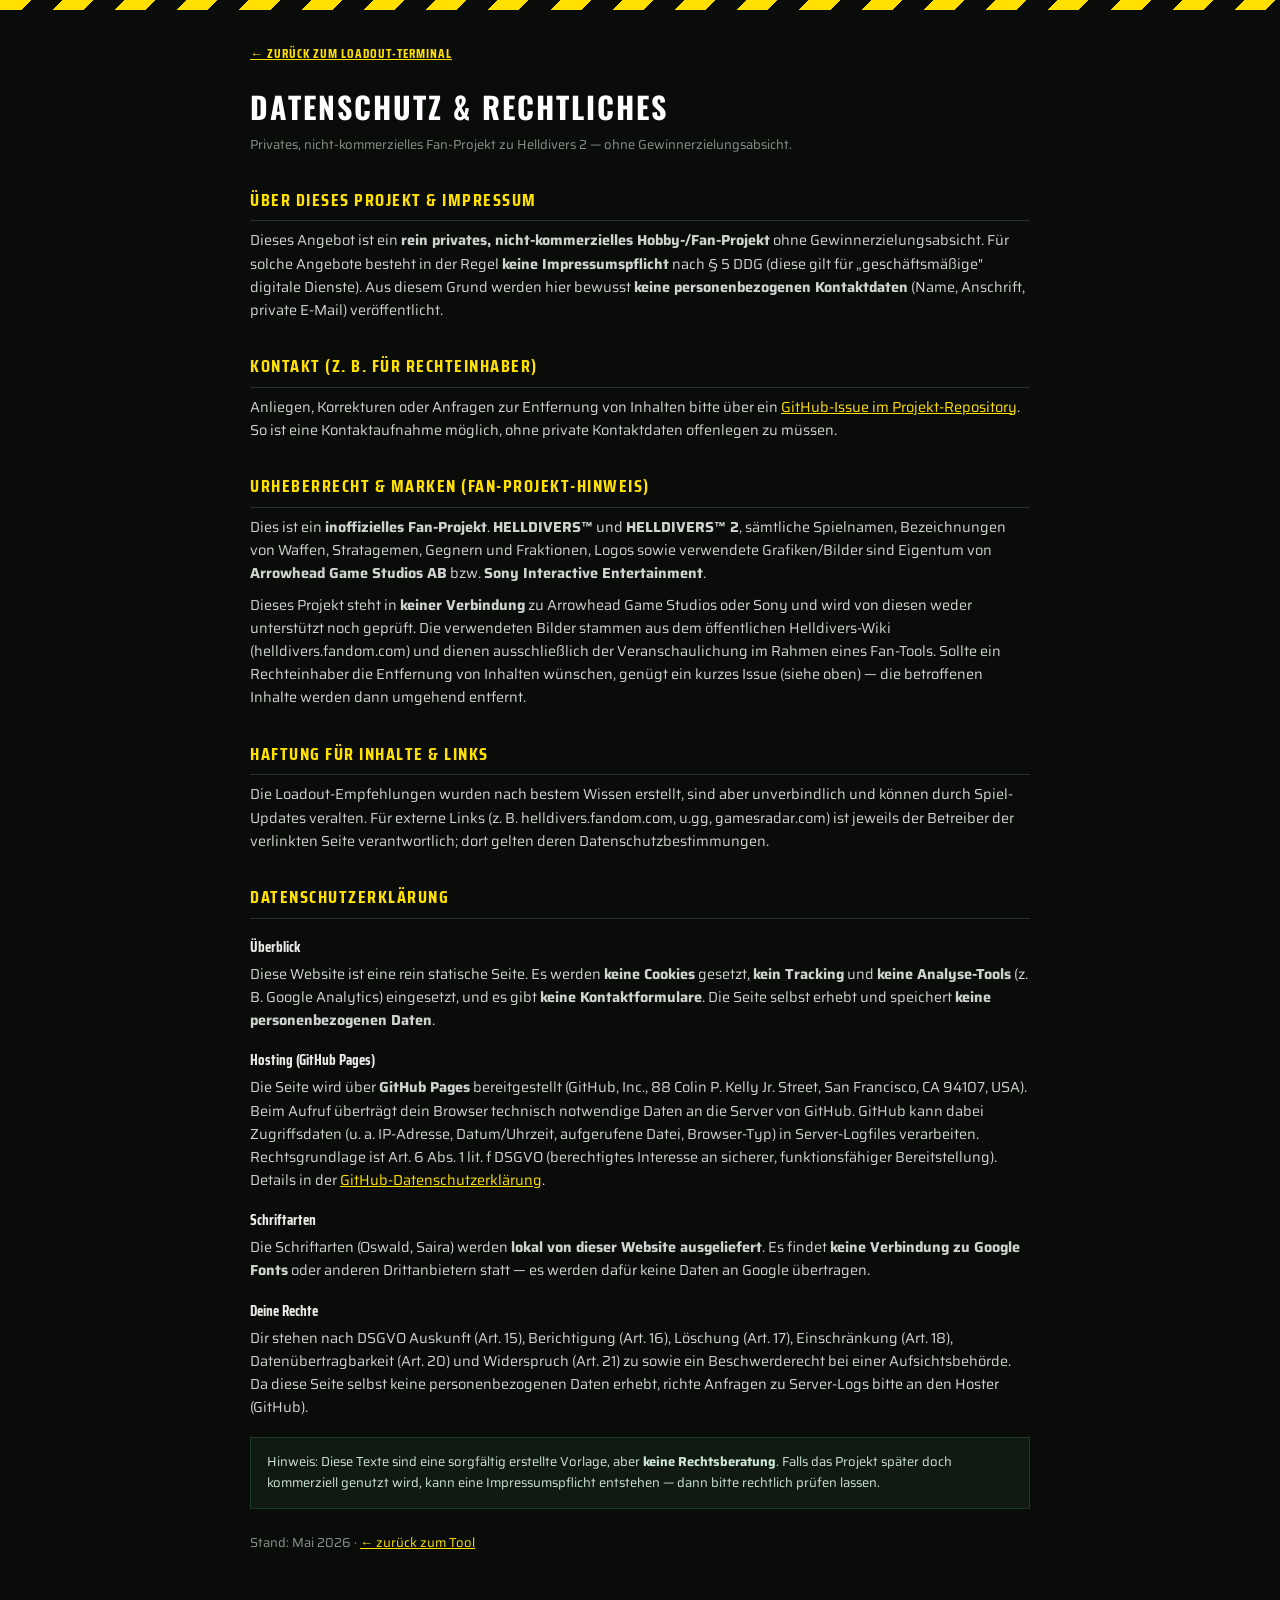
<file: impressum.html>
<!DOCTYPE html>
<html lang="de">
<head>
<meta charset="UTF-8">
<meta name="viewport" content="width=device-width, initial-scale=1.0">
<title>Datenschutz & Rechtliches — Loadout-Terminal</title>
<meta name="robots" content="noindex">
<link rel="icon" href="assets/favicon.png">
<link rel="stylesheet" href="assets/fonts.css">
<style>
  :root{--bg:#0a0c0a;--panel:#15181a;--line:#2b3036;--text:#e9ebe7;--muted:#8a938b;--yellow:#ffe000;--yellowDk:#bda400}
  *{box-sizing:border-box;margin:0;padding:0}
  body{font-family:"Saira","Segoe UI",sans-serif;background:var(--bg);color:var(--text);line-height:1.6;padding:0 0 80px}
  .hz{height:10px;background:repeating-linear-gradient(135deg,var(--yellow) 0 22px,#0a0c0a 22px 44px)}
  .wrap{max-width:820px;margin:0 auto;padding:30px 20px}
  a{color:var(--yellow)}
  h1{font-family:"Oswald";text-transform:uppercase;letter-spacing:2px;font-size:30px;color:#fff;margin-bottom:4px}
  h2{font-family:"Saira Condensed";font-weight:700;text-transform:uppercase;letter-spacing:1.5px;color:var(--yellow);font-size:18px;margin:30px 0 8px;border-bottom:1px solid var(--line);padding-bottom:6px}
  h3{font-family:"Saira Condensed";font-weight:700;color:var(--text);font-size:15px;margin:16px 0 4px}
  p,li{font-size:14.5px;color:#cfd3ce;margin-bottom:8px}
  ul{margin:6px 0 6px 22px}
  .muted{color:var(--muted);font-size:13px}
  .back{display:inline-block;margin-bottom:18px;font-family:"Saira Condensed";font-weight:700;letter-spacing:1px;text-transform:uppercase;font-size:13px}
  .note{background:#101a12;border:1px solid #1f3a26;color:#cfe6d4;padding:14px 16px;margin:18px 0;font-size:13px}
</style>
</head>
<body>
<div class="hz"></div>
<div class="wrap">
  <a class="back" href="helldivers2-loadout.html">← zurück zum Loadout-Terminal</a>
  <h1>Datenschutz &amp; Rechtliches</h1>
  <p class="muted">Privates, nicht-kommerzielles Fan-Projekt zu Helldivers 2 — ohne Gewinnerzielungsabsicht.</p>

  <h2>Über dieses Projekt &amp; Impressum</h2>
  <p>
    Dieses Angebot ist ein <b>rein privates, nicht-kommerzielles Hobby-/Fan-Projekt</b> ohne Gewinnerzielungsabsicht.
    Für solche Angebote besteht in der Regel <b>keine Impressumspflicht</b> nach § 5 DDG (diese gilt für
    „geschäftsmäßige" digitale Dienste). Aus diesem Grund werden hier bewusst <b>keine personenbezogenen
    Kontaktdaten</b> (Name, Anschrift, private E-Mail) veröffentlicht.
  </p>

  <h2>Kontakt (z. B. für Rechteinhaber)</h2>
  <p>
    Anliegen, Korrekturen oder Anfragen zur Entfernung von Inhalten bitte über ein
    <a href="https://github.com/super-earth-command/helldivers2-loadout/issues" target="_blank" rel="noopener">GitHub-Issue im Projekt-Repository</a>.
    So ist eine Kontaktaufnahme möglich, ohne private Kontaktdaten offenlegen zu müssen.
  </p>

  <h2>Urheberrecht &amp; Marken (Fan-Projekt-Hinweis)</h2>
  <p>
    Dies ist ein <b>inoffizielles Fan-Projekt</b>. <b>HELLDIVERS™</b> und <b>HELLDIVERS™ 2</b>, sämtliche Spielnamen,
    Bezeichnungen von Waffen, Stratagemen, Gegnern und Fraktionen, Logos sowie verwendete Grafiken/Bilder sind
    Eigentum von <b>Arrowhead Game Studios AB</b> bzw. <b>Sony Interactive Entertainment</b>.
  </p>
  <p>
    Dieses Projekt steht in <b>keiner Verbindung</b> zu Arrowhead Game Studios oder Sony und wird von diesen weder
    unterstützt noch geprüft. Die verwendeten Bilder stammen aus dem öffentlichen Helldivers-Wiki
    (helldivers.fandom.com) und dienen ausschließlich der Veranschaulichung im Rahmen eines Fan-Tools. Sollte ein
    Rechteinhaber die Entfernung von Inhalten wünschen, genügt ein kurzes Issue (siehe oben) — die betroffenen
    Inhalte werden dann umgehend entfernt.
  </p>

  <h2>Haftung für Inhalte &amp; Links</h2>
  <p>
    Die Loadout-Empfehlungen wurden nach bestem Wissen erstellt, sind aber unverbindlich und können durch
    Spiel-Updates veralten. Für externe Links (z. B. helldivers.fandom.com, u.gg, gamesradar.com) ist jeweils der
    Betreiber der verlinkten Seite verantwortlich; dort gelten deren Datenschutzbestimmungen.
  </p>

  <h2>Datenschutzerklärung</h2>
  <h3>Überblick</h3>
  <p>
    Diese Website ist eine rein statische Seite. Es werden <b>keine Cookies</b> gesetzt, <b>kein Tracking</b> und
    <b>keine Analyse-Tools</b> (z. B. Google Analytics) eingesetzt, und es gibt <b>keine Kontaktformulare</b>.
    Die Seite selbst erhebt und speichert <b>keine personenbezogenen Daten</b>.
  </p>
  <h3>Hosting (GitHub Pages)</h3>
  <p>
    Die Seite wird über <b>GitHub Pages</b> bereitgestellt (GitHub, Inc., 88 Colin P. Kelly Jr. Street, San Francisco,
    CA 94107, USA). Beim Aufruf überträgt dein Browser technisch notwendige Daten an die Server von GitHub. GitHub
    kann dabei Zugriffsdaten (u. a. IP-Adresse, Datum/Uhrzeit, aufgerufene Datei, Browser-Typ) in Server-Logfiles
    verarbeiten. Rechtsgrundlage ist Art. 6 Abs. 1 lit. f DSGVO (berechtigtes Interesse an sicherer, funktionsfähiger
    Bereitstellung). Details in der
    <a href="https://docs.github.com/en/site-policy/privacy-policies/github-privacy-statement" target="_blank" rel="noopener">GitHub-Datenschutzerklärung</a>.
  </p>
  <h3>Schriftarten</h3>
  <p>
    Die Schriftarten (Oswald, Saira) werden <b>lokal von dieser Website ausgeliefert</b>. Es findet <b>keine
    Verbindung zu Google Fonts</b> oder anderen Drittanbietern statt — es werden dafür keine Daten an Google übertragen.
  </p>
  <h3>Deine Rechte</h3>
  <p>
    Dir stehen nach DSGVO Auskunft (Art. 15), Berichtigung (Art. 16), Löschung (Art. 17), Einschränkung (Art. 18),
    Datenübertragbarkeit (Art. 20) und Widerspruch (Art. 21) zu sowie ein Beschwerderecht bei einer Aufsichtsbehörde.
    Da diese Seite selbst keine personenbezogenen Daten erhebt, richte Anfragen zu Server-Logs bitte an den Hoster (GitHub).
  </p>

  <div class="note">
    Hinweis: Diese Texte sind eine sorgfältig erstellte Vorlage, aber <b>keine Rechtsberatung</b>. Falls das Projekt
    später doch kommerziell genutzt wird, kann eine Impressumspflicht entstehen — dann bitte rechtlich prüfen lassen.
  </div>

  <p class="muted" style="margin-top:24px">Stand: Mai 2026 · <a href="helldivers2-loadout.html">← zurück zum Tool</a></p>
</div>
</body>
</html>
</file>
<file: assets/fonts.css>
/* cyrillic-ext */
@font-face {
  font-family: 'Oswald';
  font-style: normal;
  font-weight: 400;
  font-display: swap;
  src: url(fonts/oswald_v57_TK3IWkUHHAIjg75cFRf3bXL8LICs1_Fv40pKlN4NNSeSASz7FmlbHYjedg.woff2) format('woff2');
  unicode-range: U+0460-052F, U+1C80-1C8A, U+20B4, U+2DE0-2DFF, U+A640-A69F, U+FE2E-FE2F;
}
/* cyrillic */
@font-face {
  font-family: 'Oswald';
  font-style: normal;
  font-weight: 400;
  font-display: swap;
  src: url(fonts/oswald_v57_TK3IWkUHHAIjg75cFRf3bXL8LICs1_Fv40pKlN4NNSeSASz7FmlSHYjedg.woff2) format('woff2');
  unicode-range: U+0301, U+0400-045F, U+0490-0491, U+04B0-04B1, U+2116;
}
/* vietnamese */
@font-face {
  font-family: 'Oswald';
  font-style: normal;
  font-weight: 400;
  font-display: swap;
  src: url(fonts/oswald_v57_TK3IWkUHHAIjg75cFRf3bXL8LICs1_Fv40pKlN4NNSeSASz7FmlZHYjedg.woff2) format('woff2');
  unicode-range: U+0102-0103, U+0110-0111, U+0128-0129, U+0168-0169, U+01A0-01A1, U+01AF-01B0, U+0300-0301, U+0303-0304, U+0308-0309, U+0323, U+0329, U+1EA0-1EF9, U+20AB;
}
/* latin-ext */
@font-face {
  font-family: 'Oswald';
  font-style: normal;
  font-weight: 400;
  font-display: swap;
  src: url(fonts/oswald_v57_TK3IWkUHHAIjg75cFRf3bXL8LICs1_Fv40pKlN4NNSeSASz7FmlYHYjedg.woff2) format('woff2');
  unicode-range: U+0100-02BA, U+02BD-02C5, U+02C7-02CC, U+02CE-02D7, U+02DD-02FF, U+0304, U+0308, U+0329, U+1D00-1DBF, U+1E00-1E9F, U+1EF2-1EFF, U+2020, U+20A0-20AB, U+20AD-20C0, U+2113, U+2C60-2C7F, U+A720-A7FF;
}
/* latin */
@font-face {
  font-family: 'Oswald';
  font-style: normal;
  font-weight: 400;
  font-display: swap;
  src: url(fonts/oswald_v57_TK3IWkUHHAIjg75cFRf3bXL8LICs1_Fv40pKlN4NNSeSASz7FmlWHYg.woff2) format('woff2');
  unicode-range: U+0000-00FF, U+0131, U+0152-0153, U+02BB-02BC, U+02C6, U+02DA, U+02DC, U+0304, U+0308, U+0329, U+2000-206F, U+20AC, U+2122, U+2191, U+2193, U+2212, U+2215, U+FEFF, U+FFFD;
}
/* cyrillic-ext */
@font-face {
  font-family: 'Oswald';
  font-style: normal;
  font-weight: 500;
  font-display: swap;
  src: url(fonts/oswald_v57_TK3IWkUHHAIjg75cFRf3bXL8LICs1_Fv40pKlN4NNSeSASz7FmlbHYjedg.woff2) format('woff2');
  unicode-range: U+0460-052F, U+1C80-1C8A, U+20B4, U+2DE0-2DFF, U+A640-A69F, U+FE2E-FE2F;
}
/* cyrillic */
@font-face {
  font-family: 'Oswald';
  font-style: normal;
  font-weight: 500;
  font-display: swap;
  src: url(fonts/oswald_v57_TK3IWkUHHAIjg75cFRf3bXL8LICs1_Fv40pKlN4NNSeSASz7FmlSHYjedg.woff2) format('woff2');
  unicode-range: U+0301, U+0400-045F, U+0490-0491, U+04B0-04B1, U+2116;
}
/* vietnamese */
@font-face {
  font-family: 'Oswald';
  font-style: normal;
  font-weight: 500;
  font-display: swap;
  src: url(fonts/oswald_v57_TK3IWkUHHAIjg75cFRf3bXL8LICs1_Fv40pKlN4NNSeSASz7FmlZHYjedg.woff2) format('woff2');
  unicode-range: U+0102-0103, U+0110-0111, U+0128-0129, U+0168-0169, U+01A0-01A1, U+01AF-01B0, U+0300-0301, U+0303-0304, U+0308-0309, U+0323, U+0329, U+1EA0-1EF9, U+20AB;
}
/* latin-ext */
@font-face {
  font-family: 'Oswald';
  font-style: normal;
  font-weight: 500;
  font-display: swap;
  src: url(fonts/oswald_v57_TK3IWkUHHAIjg75cFRf3bXL8LICs1_Fv40pKlN4NNSeSASz7FmlYHYjedg.woff2) format('woff2');
  unicode-range: U+0100-02BA, U+02BD-02C5, U+02C7-02CC, U+02CE-02D7, U+02DD-02FF, U+0304, U+0308, U+0329, U+1D00-1DBF, U+1E00-1E9F, U+1EF2-1EFF, U+2020, U+20A0-20AB, U+20AD-20C0, U+2113, U+2C60-2C7F, U+A720-A7FF;
}
/* latin */
@font-face {
  font-family: 'Oswald';
  font-style: normal;
  font-weight: 500;
  font-display: swap;
  src: url(fonts/oswald_v57_TK3IWkUHHAIjg75cFRf3bXL8LICs1_Fv40pKlN4NNSeSASz7FmlWHYg.woff2) format('woff2');
  unicode-range: U+0000-00FF, U+0131, U+0152-0153, U+02BB-02BC, U+02C6, U+02DA, U+02DC, U+0304, U+0308, U+0329, U+2000-206F, U+20AC, U+2122, U+2191, U+2193, U+2212, U+2215, U+FEFF, U+FFFD;
}
/* cyrillic-ext */
@font-face {
  font-family: 'Oswald';
  font-style: normal;
  font-weight: 600;
  font-display: swap;
  src: url(fonts/oswald_v57_TK3IWkUHHAIjg75cFRf3bXL8LICs1_Fv40pKlN4NNSeSASz7FmlbHYjedg.woff2) format('woff2');
  unicode-range: U+0460-052F, U+1C80-1C8A, U+20B4, U+2DE0-2DFF, U+A640-A69F, U+FE2E-FE2F;
}
/* cyrillic */
@font-face {
  font-family: 'Oswald';
  font-style: normal;
  font-weight: 600;
  font-display: swap;
  src: url(fonts/oswald_v57_TK3IWkUHHAIjg75cFRf3bXL8LICs1_Fv40pKlN4NNSeSASz7FmlSHYjedg.woff2) format('woff2');
  unicode-range: U+0301, U+0400-045F, U+0490-0491, U+04B0-04B1, U+2116;
}
/* vietnamese */
@font-face {
  font-family: 'Oswald';
  font-style: normal;
  font-weight: 600;
  font-display: swap;
  src: url(fonts/oswald_v57_TK3IWkUHHAIjg75cFRf3bXL8LICs1_Fv40pKlN4NNSeSASz7FmlZHYjedg.woff2) format('woff2');
  unicode-range: U+0102-0103, U+0110-0111, U+0128-0129, U+0168-0169, U+01A0-01A1, U+01AF-01B0, U+0300-0301, U+0303-0304, U+0308-0309, U+0323, U+0329, U+1EA0-1EF9, U+20AB;
}
/* latin-ext */
@font-face {
  font-family: 'Oswald';
  font-style: normal;
  font-weight: 600;
  font-display: swap;
  src: url(fonts/oswald_v57_TK3IWkUHHAIjg75cFRf3bXL8LICs1_Fv40pKlN4NNSeSASz7FmlYHYjedg.woff2) format('woff2');
  unicode-range: U+0100-02BA, U+02BD-02C5, U+02C7-02CC, U+02CE-02D7, U+02DD-02FF, U+0304, U+0308, U+0329, U+1D00-1DBF, U+1E00-1E9F, U+1EF2-1EFF, U+2020, U+20A0-20AB, U+20AD-20C0, U+2113, U+2C60-2C7F, U+A720-A7FF;
}
/* latin */
@font-face {
  font-family: 'Oswald';
  font-style: normal;
  font-weight: 600;
  font-display: swap;
  src: url(fonts/oswald_v57_TK3IWkUHHAIjg75cFRf3bXL8LICs1_Fv40pKlN4NNSeSASz7FmlWHYg.woff2) format('woff2');
  unicode-range: U+0000-00FF, U+0131, U+0152-0153, U+02BB-02BC, U+02C6, U+02DA, U+02DC, U+0304, U+0308, U+0329, U+2000-206F, U+20AC, U+2122, U+2191, U+2193, U+2212, U+2215, U+FEFF, U+FFFD;
}
/* cyrillic-ext */
@font-face {
  font-family: 'Oswald';
  font-style: normal;
  font-weight: 700;
  font-display: swap;
  src: url(fonts/oswald_v57_TK3IWkUHHAIjg75cFRf3bXL8LICs1_Fv40pKlN4NNSeSASz7FmlbHYjedg.woff2) format('woff2');
  unicode-range: U+0460-052F, U+1C80-1C8A, U+20B4, U+2DE0-2DFF, U+A640-A69F, U+FE2E-FE2F;
}
/* cyrillic */
@font-face {
  font-family: 'Oswald';
  font-style: normal;
  font-weight: 700;
  font-display: swap;
  src: url(fonts/oswald_v57_TK3IWkUHHAIjg75cFRf3bXL8LICs1_Fv40pKlN4NNSeSASz7FmlSHYjedg.woff2) format('woff2');
  unicode-range: U+0301, U+0400-045F, U+0490-0491, U+04B0-04B1, U+2116;
}
/* vietnamese */
@font-face {
  font-family: 'Oswald';
  font-style: normal;
  font-weight: 700;
  font-display: swap;
  src: url(fonts/oswald_v57_TK3IWkUHHAIjg75cFRf3bXL8LICs1_Fv40pKlN4NNSeSASz7FmlZHYjedg.woff2) format('woff2');
  unicode-range: U+0102-0103, U+0110-0111, U+0128-0129, U+0168-0169, U+01A0-01A1, U+01AF-01B0, U+0300-0301, U+0303-0304, U+0308-0309, U+0323, U+0329, U+1EA0-1EF9, U+20AB;
}
/* latin-ext */
@font-face {
  font-family: 'Oswald';
  font-style: normal;
  font-weight: 700;
  font-display: swap;
  src: url(fonts/oswald_v57_TK3IWkUHHAIjg75cFRf3bXL8LICs1_Fv40pKlN4NNSeSASz7FmlYHYjedg.woff2) format('woff2');
  unicode-range: U+0100-02BA, U+02BD-02C5, U+02C7-02CC, U+02CE-02D7, U+02DD-02FF, U+0304, U+0308, U+0329, U+1D00-1DBF, U+1E00-1E9F, U+1EF2-1EFF, U+2020, U+20A0-20AB, U+20AD-20C0, U+2113, U+2C60-2C7F, U+A720-A7FF;
}
/* latin */
@font-face {
  font-family: 'Oswald';
  font-style: normal;
  font-weight: 700;
  font-display: swap;
  src: url(fonts/oswald_v57_TK3IWkUHHAIjg75cFRf3bXL8LICs1_Fv40pKlN4NNSeSASz7FmlWHYg.woff2) format('woff2');
  unicode-range: U+0000-00FF, U+0131, U+0152-0153, U+02BB-02BC, U+02C6, U+02DA, U+02DC, U+0304, U+0308, U+0329, U+2000-206F, U+20AC, U+2122, U+2191, U+2193, U+2212, U+2215, U+FEFF, U+FFFD;
}
/* vietnamese */
@font-face {
  font-family: 'Saira';
  font-style: normal;
  font-weight: 400;
  font-stretch: 100%;
  font-display: swap;
  src: url(fonts/saira_v23_memjYa2wxmKQyPMrZX79wwYZQMhsyuSLh4vSZSk.woff2) format('woff2');
  unicode-range: U+0102-0103, U+0110-0111, U+0128-0129, U+0168-0169, U+01A0-01A1, U+01AF-01B0, U+0300-0301, U+0303-0304, U+0308-0309, U+0323, U+0329, U+1EA0-1EF9, U+20AB;
}
/* latin-ext */
@font-face {
  font-family: 'Saira';
  font-style: normal;
  font-weight: 400;
  font-stretch: 100%;
  font-display: swap;
  src: url(fonts/saira_v23_memjYa2wxmKQyPMrZX79wwYZQMhsyuSLhovSZSk.woff2) format('woff2');
  unicode-range: U+0100-02BA, U+02BD-02C5, U+02C7-02CC, U+02CE-02D7, U+02DD-02FF, U+0304, U+0308, U+0329, U+1D00-1DBF, U+1E00-1E9F, U+1EF2-1EFF, U+2020, U+20A0-20AB, U+20AD-20C0, U+2113, U+2C60-2C7F, U+A720-A7FF;
}
/* latin */
@font-face {
  font-family: 'Saira';
  font-style: normal;
  font-weight: 400;
  font-stretch: 100%;
  font-display: swap;
  src: url(fonts/saira_v23_memjYa2wxmKQyPMrZX79wwYZQMhsyuSLiIvS.woff2) format('woff2');
  unicode-range: U+0000-00FF, U+0131, U+0152-0153, U+02BB-02BC, U+02C6, U+02DA, U+02DC, U+0304, U+0308, U+0329, U+2000-206F, U+20AC, U+2122, U+2191, U+2193, U+2212, U+2215, U+FEFF, U+FFFD;
}
/* vietnamese */
@font-face {
  font-family: 'Saira';
  font-style: normal;
  font-weight: 500;
  font-stretch: 100%;
  font-display: swap;
  src: url(fonts/saira_v23_memjYa2wxmKQyPMrZX79wwYZQMhsyuSLh4vSZSk.woff2) format('woff2');
  unicode-range: U+0102-0103, U+0110-0111, U+0128-0129, U+0168-0169, U+01A0-01A1, U+01AF-01B0, U+0300-0301, U+0303-0304, U+0308-0309, U+0323, U+0329, U+1EA0-1EF9, U+20AB;
}
/* latin-ext */
@font-face {
  font-family: 'Saira';
  font-style: normal;
  font-weight: 500;
  font-stretch: 100%;
  font-display: swap;
  src: url(fonts/saira_v23_memjYa2wxmKQyPMrZX79wwYZQMhsyuSLhovSZSk.woff2) format('woff2');
  unicode-range: U+0100-02BA, U+02BD-02C5, U+02C7-02CC, U+02CE-02D7, U+02DD-02FF, U+0304, U+0308, U+0329, U+1D00-1DBF, U+1E00-1E9F, U+1EF2-1EFF, U+2020, U+20A0-20AB, U+20AD-20C0, U+2113, U+2C60-2C7F, U+A720-A7FF;
}
/* latin */
@font-face {
  font-family: 'Saira';
  font-style: normal;
  font-weight: 500;
  font-stretch: 100%;
  font-display: swap;
  src: url(fonts/saira_v23_memjYa2wxmKQyPMrZX79wwYZQMhsyuSLiIvS.woff2) format('woff2');
  unicode-range: U+0000-00FF, U+0131, U+0152-0153, U+02BB-02BC, U+02C6, U+02DA, U+02DC, U+0304, U+0308, U+0329, U+2000-206F, U+20AC, U+2122, U+2191, U+2193, U+2212, U+2215, U+FEFF, U+FFFD;
}
/* vietnamese */
@font-face {
  font-family: 'Saira';
  font-style: normal;
  font-weight: 600;
  font-stretch: 100%;
  font-display: swap;
  src: url(fonts/saira_v23_memjYa2wxmKQyPMrZX79wwYZQMhsyuSLh4vSZSk.woff2) format('woff2');
  unicode-range: U+0102-0103, U+0110-0111, U+0128-0129, U+0168-0169, U+01A0-01A1, U+01AF-01B0, U+0300-0301, U+0303-0304, U+0308-0309, U+0323, U+0329, U+1EA0-1EF9, U+20AB;
}
/* latin-ext */
@font-face {
  font-family: 'Saira';
  font-style: normal;
  font-weight: 600;
  font-stretch: 100%;
  font-display: swap;
  src: url(fonts/saira_v23_memjYa2wxmKQyPMrZX79wwYZQMhsyuSLhovSZSk.woff2) format('woff2');
  unicode-range: U+0100-02BA, U+02BD-02C5, U+02C7-02CC, U+02CE-02D7, U+02DD-02FF, U+0304, U+0308, U+0329, U+1D00-1DBF, U+1E00-1E9F, U+1EF2-1EFF, U+2020, U+20A0-20AB, U+20AD-20C0, U+2113, U+2C60-2C7F, U+A720-A7FF;
}
/* latin */
@font-face {
  font-family: 'Saira';
  font-style: normal;
  font-weight: 600;
  font-stretch: 100%;
  font-display: swap;
  src: url(fonts/saira_v23_memjYa2wxmKQyPMrZX79wwYZQMhsyuSLiIvS.woff2) format('woff2');
  unicode-range: U+0000-00FF, U+0131, U+0152-0153, U+02BB-02BC, U+02C6, U+02DA, U+02DC, U+0304, U+0308, U+0329, U+2000-206F, U+20AC, U+2122, U+2191, U+2193, U+2212, U+2215, U+FEFF, U+FFFD;
}
/* vietnamese */
@font-face {
  font-family: 'Saira';
  font-style: normal;
  font-weight: 700;
  font-stretch: 100%;
  font-display: swap;
  src: url(fonts/saira_v23_memjYa2wxmKQyPMrZX79wwYZQMhsyuSLh4vSZSk.woff2) format('woff2');
  unicode-range: U+0102-0103, U+0110-0111, U+0128-0129, U+0168-0169, U+01A0-01A1, U+01AF-01B0, U+0300-0301, U+0303-0304, U+0308-0309, U+0323, U+0329, U+1EA0-1EF9, U+20AB;
}
/* latin-ext */
@font-face {
  font-family: 'Saira';
  font-style: normal;
  font-weight: 700;
  font-stretch: 100%;
  font-display: swap;
  src: url(fonts/saira_v23_memjYa2wxmKQyPMrZX79wwYZQMhsyuSLhovSZSk.woff2) format('woff2');
  unicode-range: U+0100-02BA, U+02BD-02C5, U+02C7-02CC, U+02CE-02D7, U+02DD-02FF, U+0304, U+0308, U+0329, U+1D00-1DBF, U+1E00-1E9F, U+1EF2-1EFF, U+2020, U+20A0-20AB, U+20AD-20C0, U+2113, U+2C60-2C7F, U+A720-A7FF;
}
/* latin */
@font-face {
  font-family: 'Saira';
  font-style: normal;
  font-weight: 700;
  font-stretch: 100%;
  font-display: swap;
  src: url(fonts/saira_v23_memjYa2wxmKQyPMrZX79wwYZQMhsyuSLiIvS.woff2) format('woff2');
  unicode-range: U+0000-00FF, U+0131, U+0152-0153, U+02BB-02BC, U+02C6, U+02DA, U+02DC, U+0304, U+0308, U+0329, U+2000-206F, U+20AC, U+2122, U+2191, U+2193, U+2212, U+2215, U+FEFF, U+FFFD;
}
/* vietnamese */
@font-face {
  font-family: 'Saira Condensed';
  font-style: normal;
  font-weight: 600;
  font-display: swap;
  src: url(fonts/sairacondensed_v12_EJRLQgErUN8XuHNEtX81i9TmEkrnfc9Q-K2fli0.woff2) format('woff2');
  unicode-range: U+0102-0103, U+0110-0111, U+0128-0129, U+0168-0169, U+01A0-01A1, U+01AF-01B0, U+0300-0301, U+0303-0304, U+0308-0309, U+0323, U+0329, U+1EA0-1EF9, U+20AB;
}
/* latin-ext */
@font-face {
  font-family: 'Saira Condensed';
  font-style: normal;
  font-weight: 600;
  font-display: swap;
  src: url(fonts/sairacondensed_v12_EJRLQgErUN8XuHNEtX81i9TmEkrnfc9Q-a2fli0.woff2) format('woff2');
  unicode-range: U+0100-02BA, U+02BD-02C5, U+02C7-02CC, U+02CE-02D7, U+02DD-02FF, U+0304, U+0308, U+0329, U+1D00-1DBF, U+1E00-1E9F, U+1EF2-1EFF, U+2020, U+20A0-20AB, U+20AD-20C0, U+2113, U+2C60-2C7F, U+A720-A7FF;
}
/* latin */
@font-face {
  font-family: 'Saira Condensed';
  font-style: normal;
  font-weight: 600;
  font-display: swap;
  src: url(fonts/sairacondensed_v12_EJRLQgErUN8XuHNEtX81i9TmEkrnfc9Q962f.woff2) format('woff2');
  unicode-range: U+0000-00FF, U+0131, U+0152-0153, U+02BB-02BC, U+02C6, U+02DA, U+02DC, U+0304, U+0308, U+0329, U+2000-206F, U+20AC, U+2122, U+2191, U+2193, U+2212, U+2215, U+FEFF, U+FFFD;
}
/* vietnamese */
@font-face {
  font-family: 'Saira Condensed';
  font-style: normal;
  font-weight: 700;
  font-display: swap;
  src: url(fonts/sairacondensed_v12_EJRLQgErUN8XuHNEtX81i9TmEkrnGc5Q-K2fli0.woff2) format('woff2');
  unicode-range: U+0102-0103, U+0110-0111, U+0128-0129, U+0168-0169, U+01A0-01A1, U+01AF-01B0, U+0300-0301, U+0303-0304, U+0308-0309, U+0323, U+0329, U+1EA0-1EF9, U+20AB;
}
/* latin-ext */
@font-face {
  font-family: 'Saira Condensed';
  font-style: normal;
  font-weight: 700;
  font-display: swap;
  src: url(fonts/sairacondensed_v12_EJRLQgErUN8XuHNEtX81i9TmEkrnGc5Q-a2fli0.woff2) format('woff2');
  unicode-range: U+0100-02BA, U+02BD-02C5, U+02C7-02CC, U+02CE-02D7, U+02DD-02FF, U+0304, U+0308, U+0329, U+1D00-1DBF, U+1E00-1E9F, U+1EF2-1EFF, U+2020, U+20A0-20AB, U+20AD-20C0, U+2113, U+2C60-2C7F, U+A720-A7FF;
}
/* latin */
@font-face {
  font-family: 'Saira Condensed';
  font-style: normal;
  font-weight: 700;
  font-display: swap;
  src: url(fonts/sairacondensed_v12_EJRLQgErUN8XuHNEtX81i9TmEkrnGc5Q962f.woff2) format('woff2');
  unicode-range: U+0000-00FF, U+0131, U+0152-0153, U+02BB-02BC, U+02C6, U+02DA, U+02DC, U+0304, U+0308, U+0329, U+2000-206F, U+20AC, U+2122, U+2191, U+2193, U+2212, U+2215, U+FEFF, U+FFFD;
}
</file>
